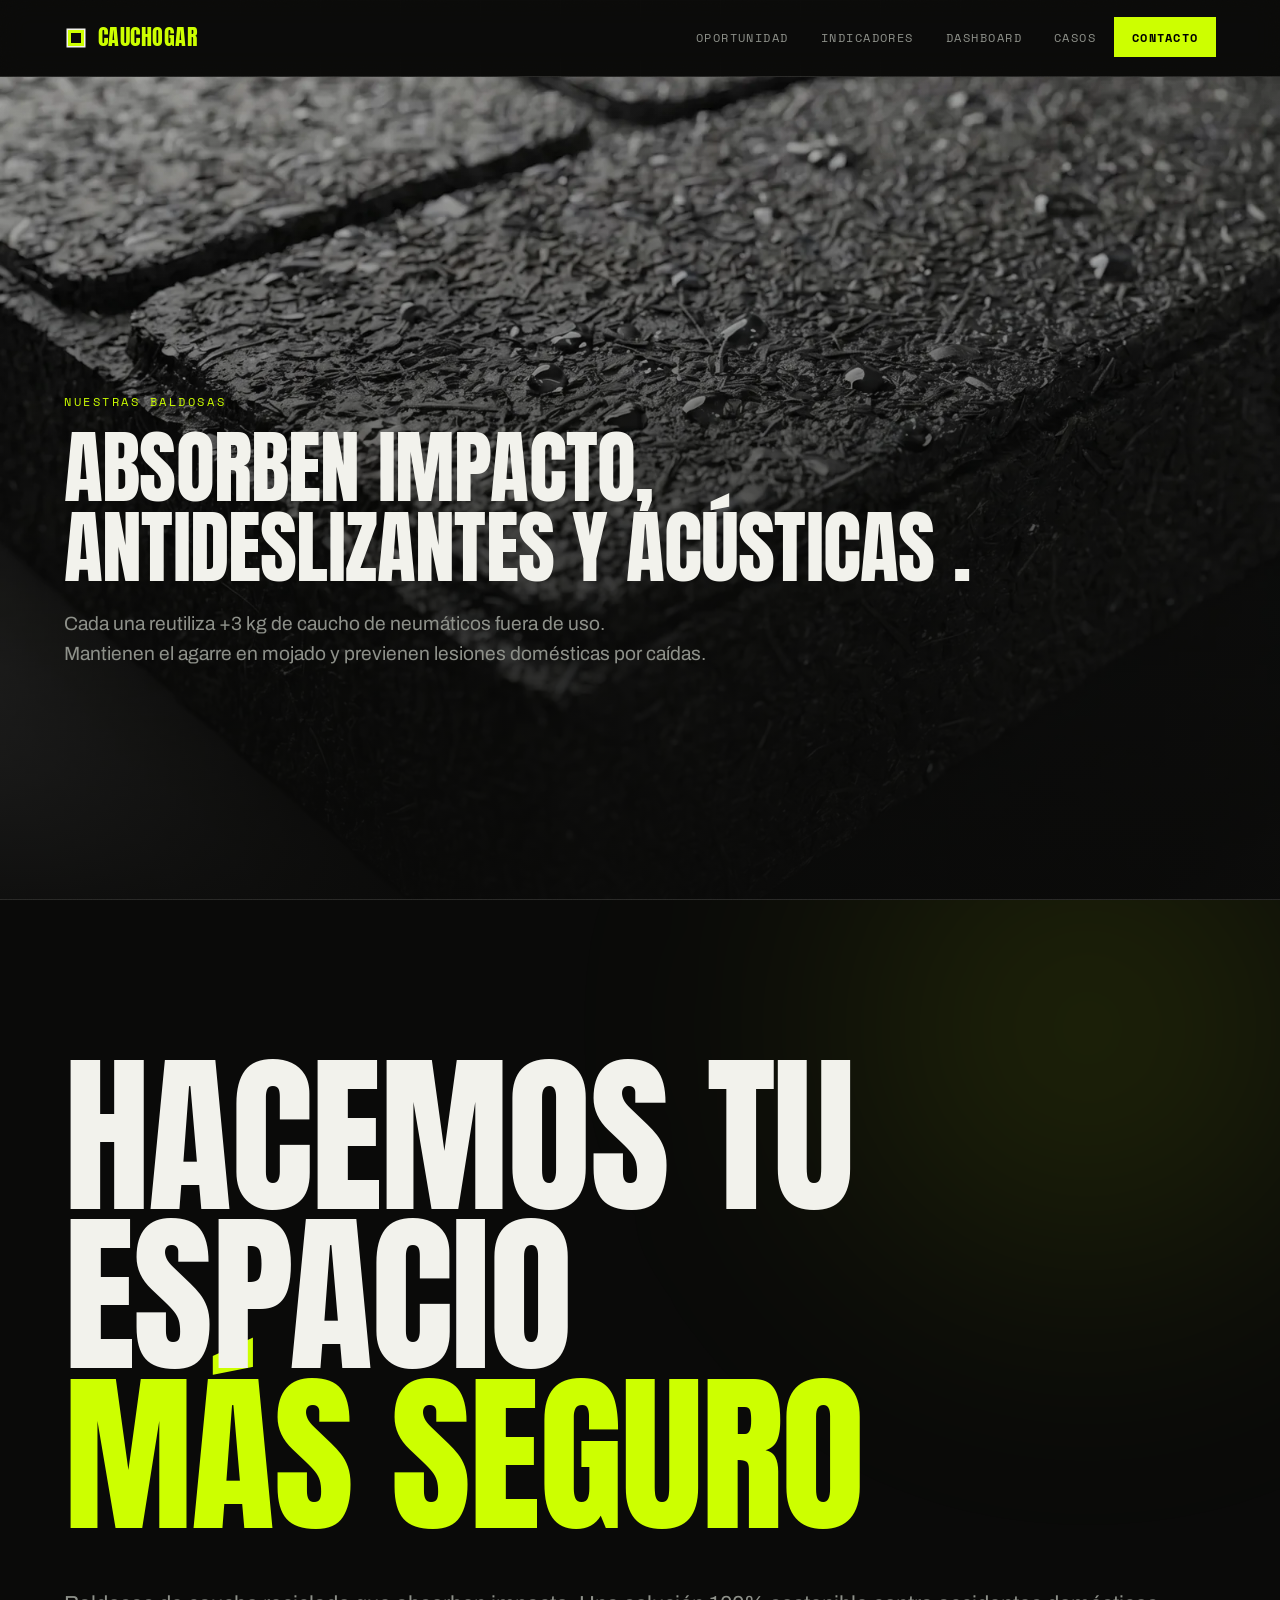
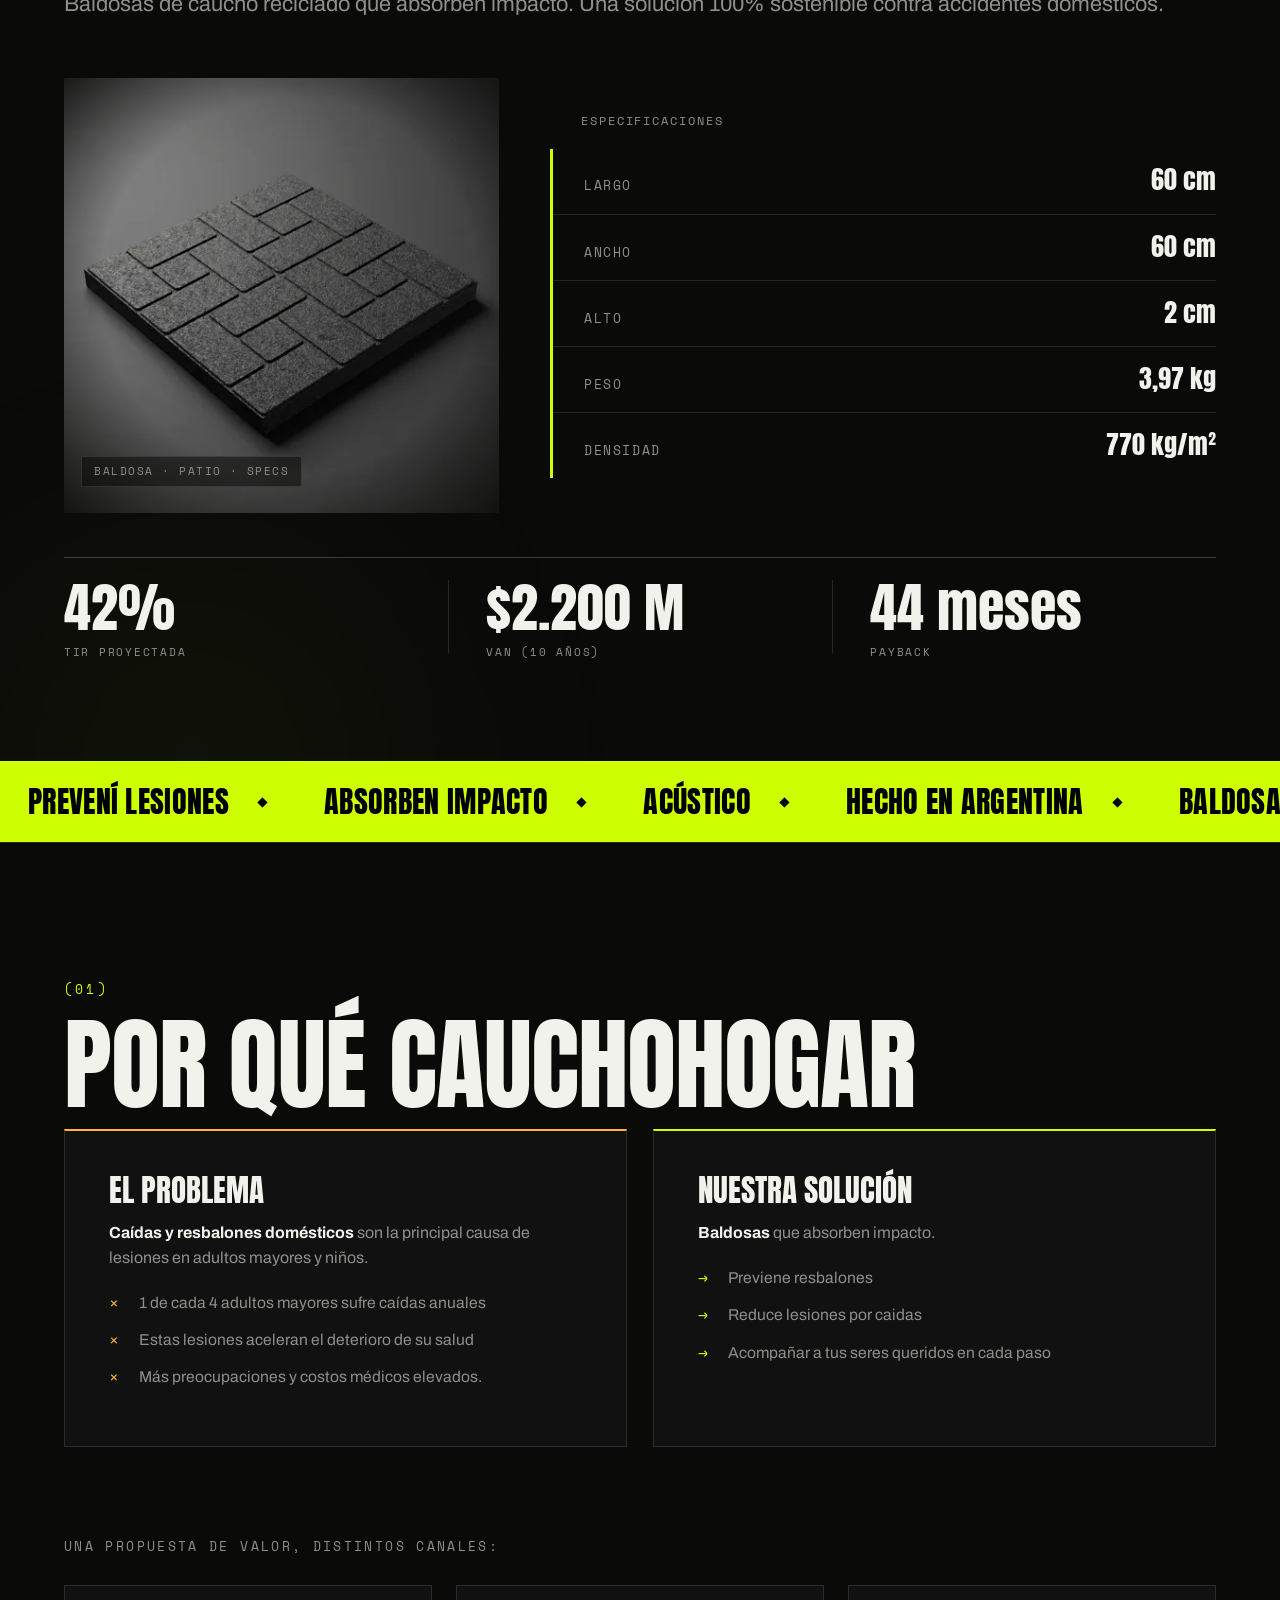
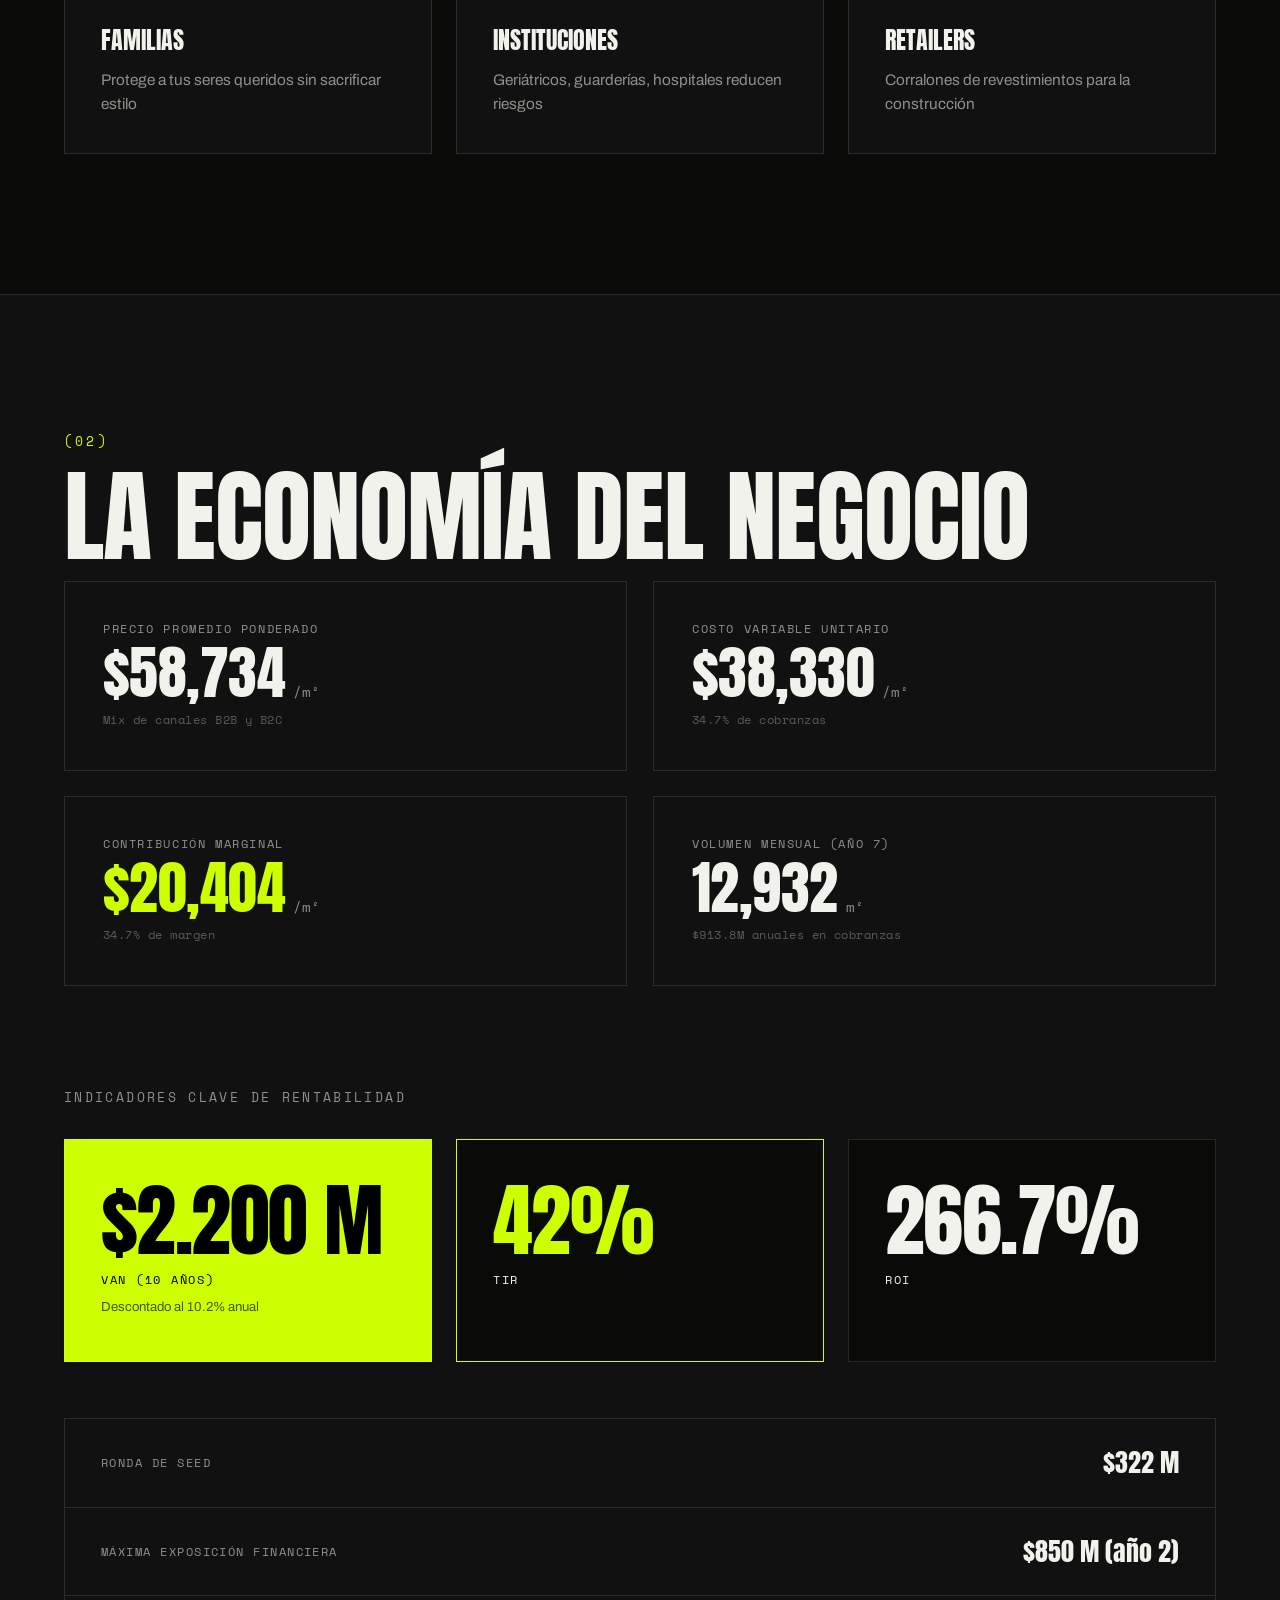
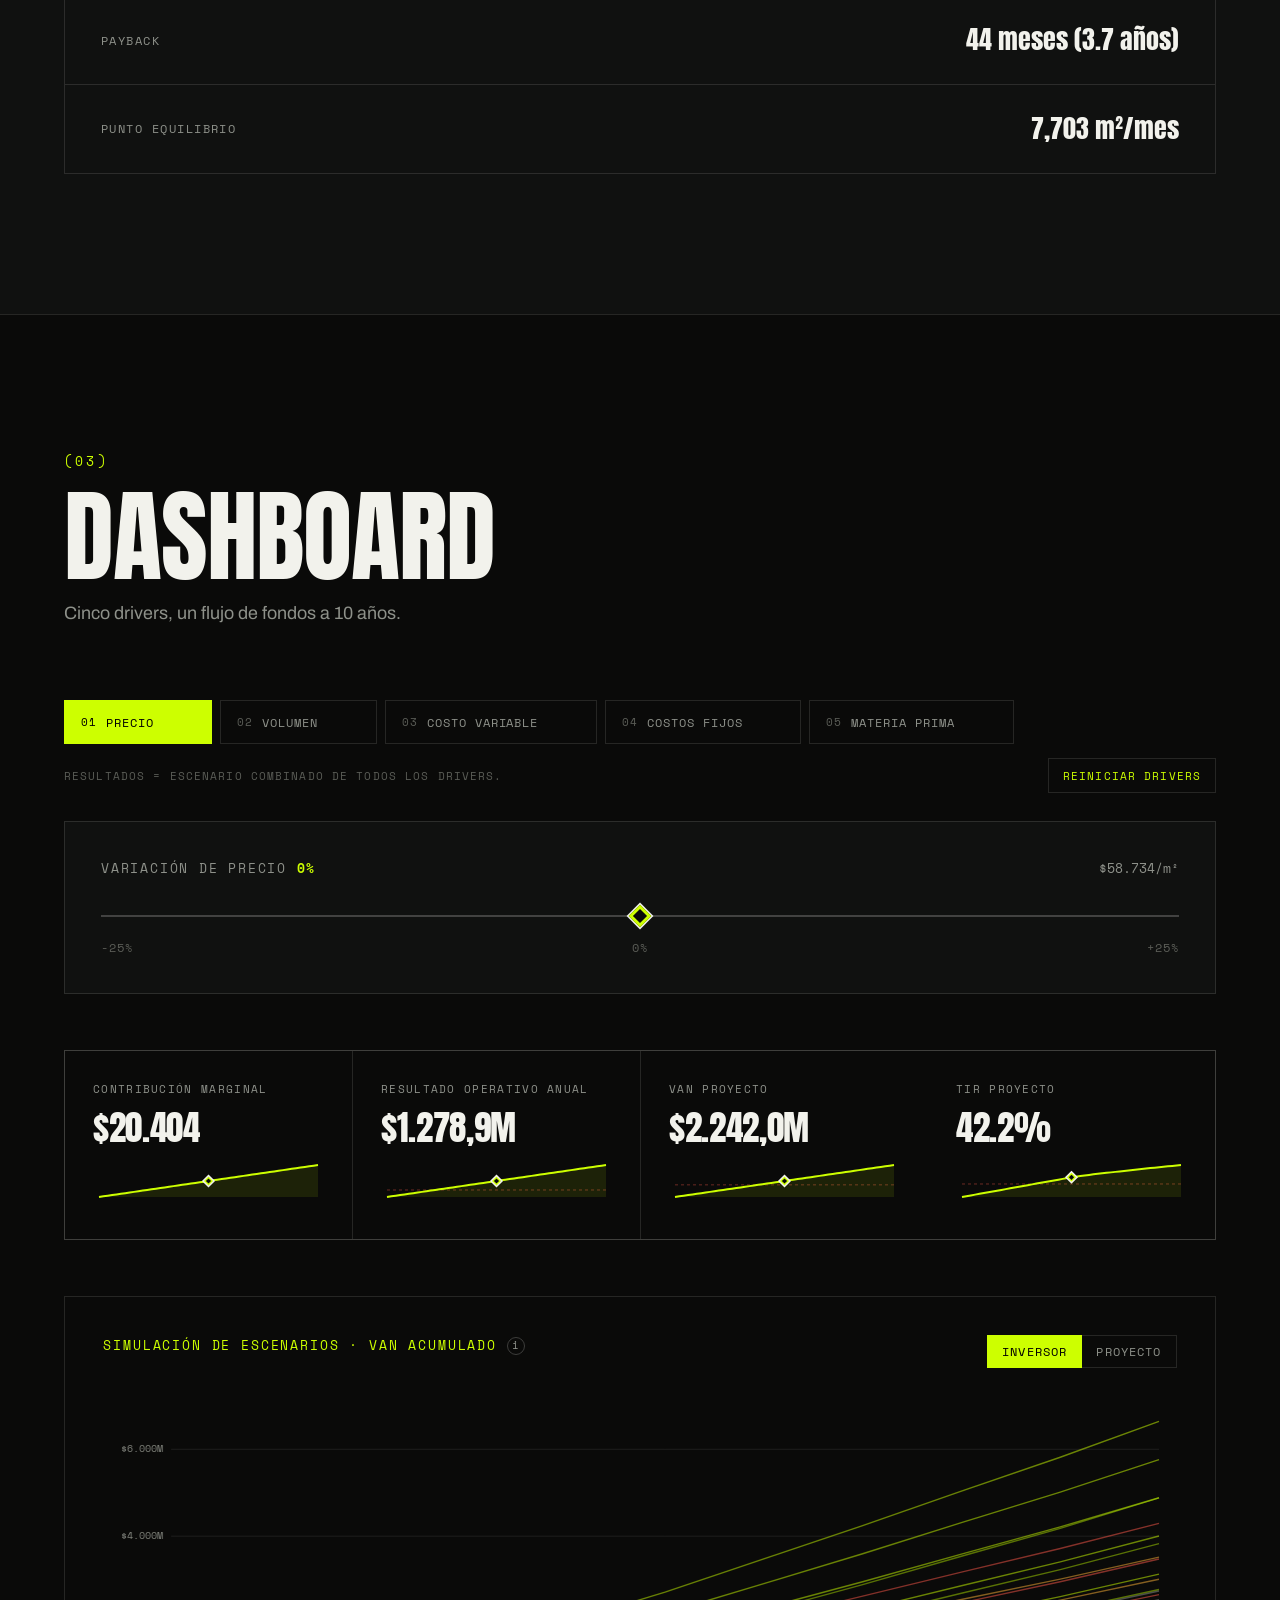
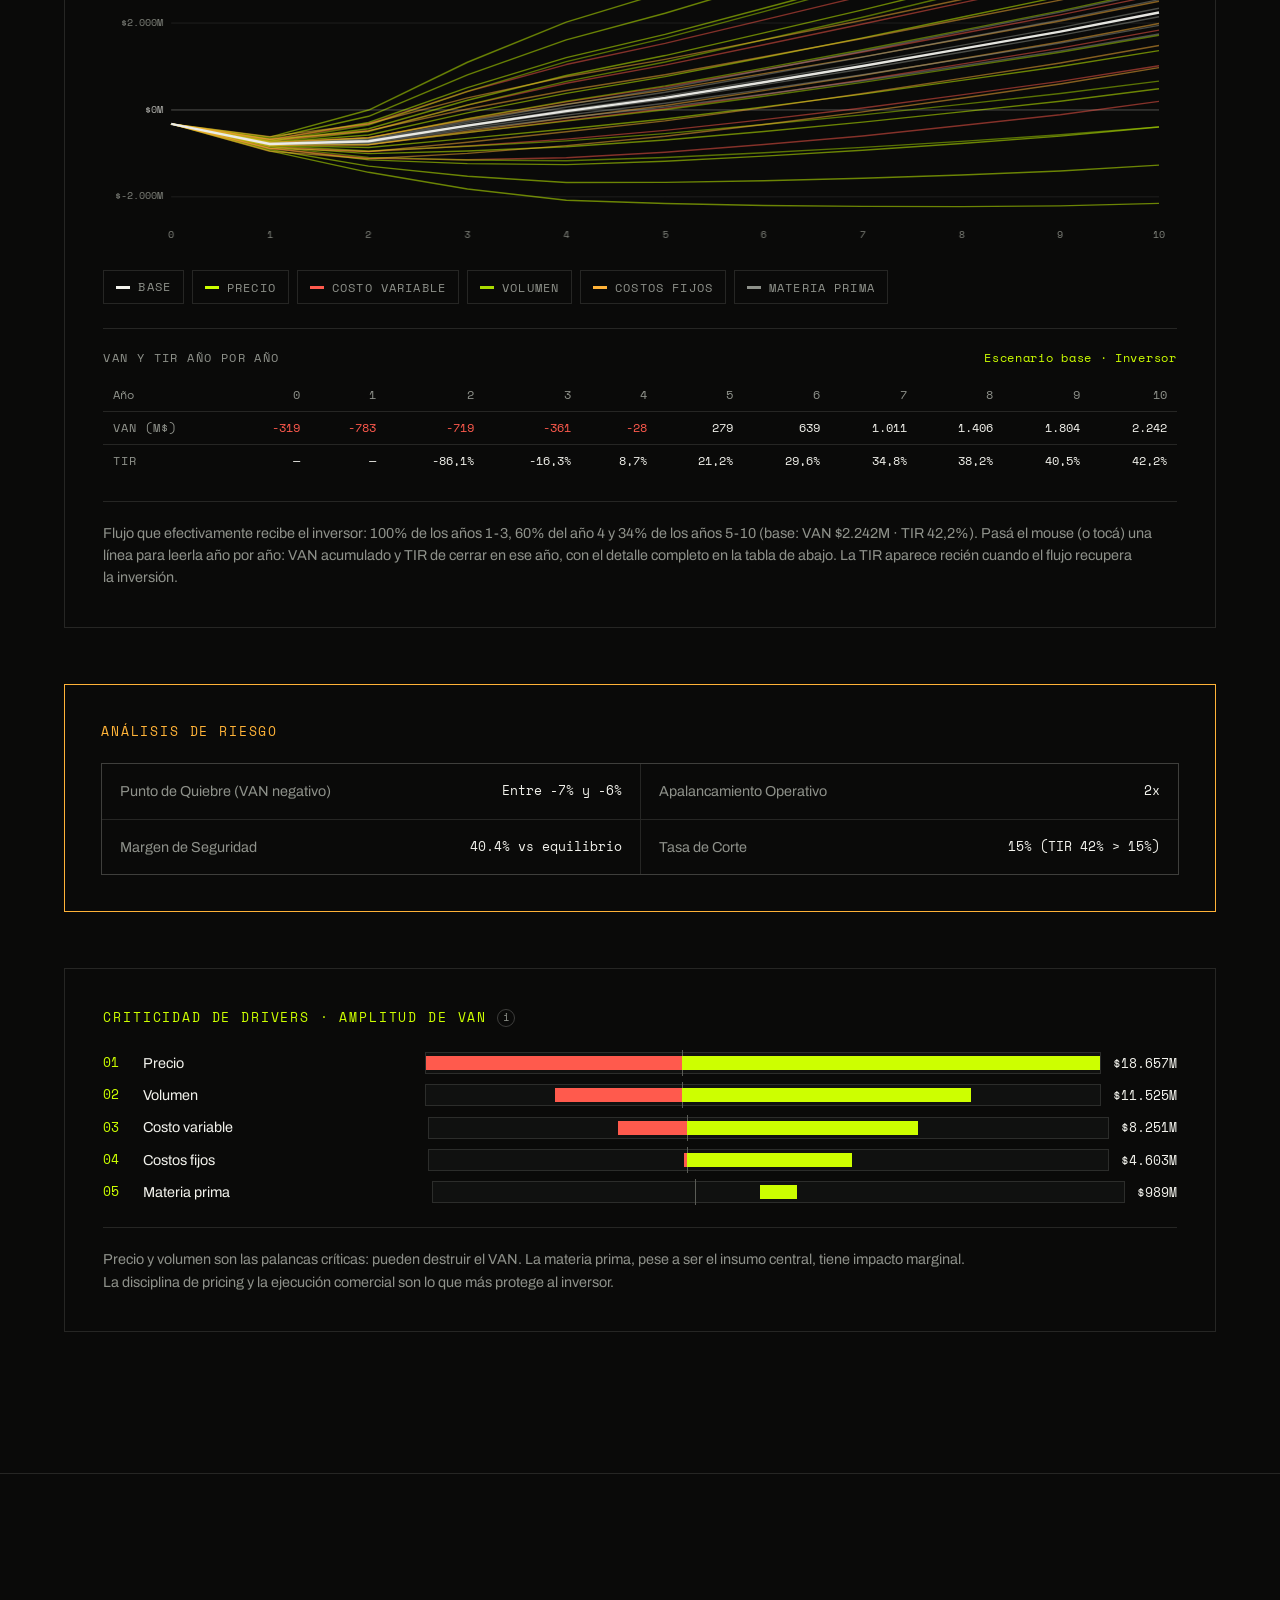
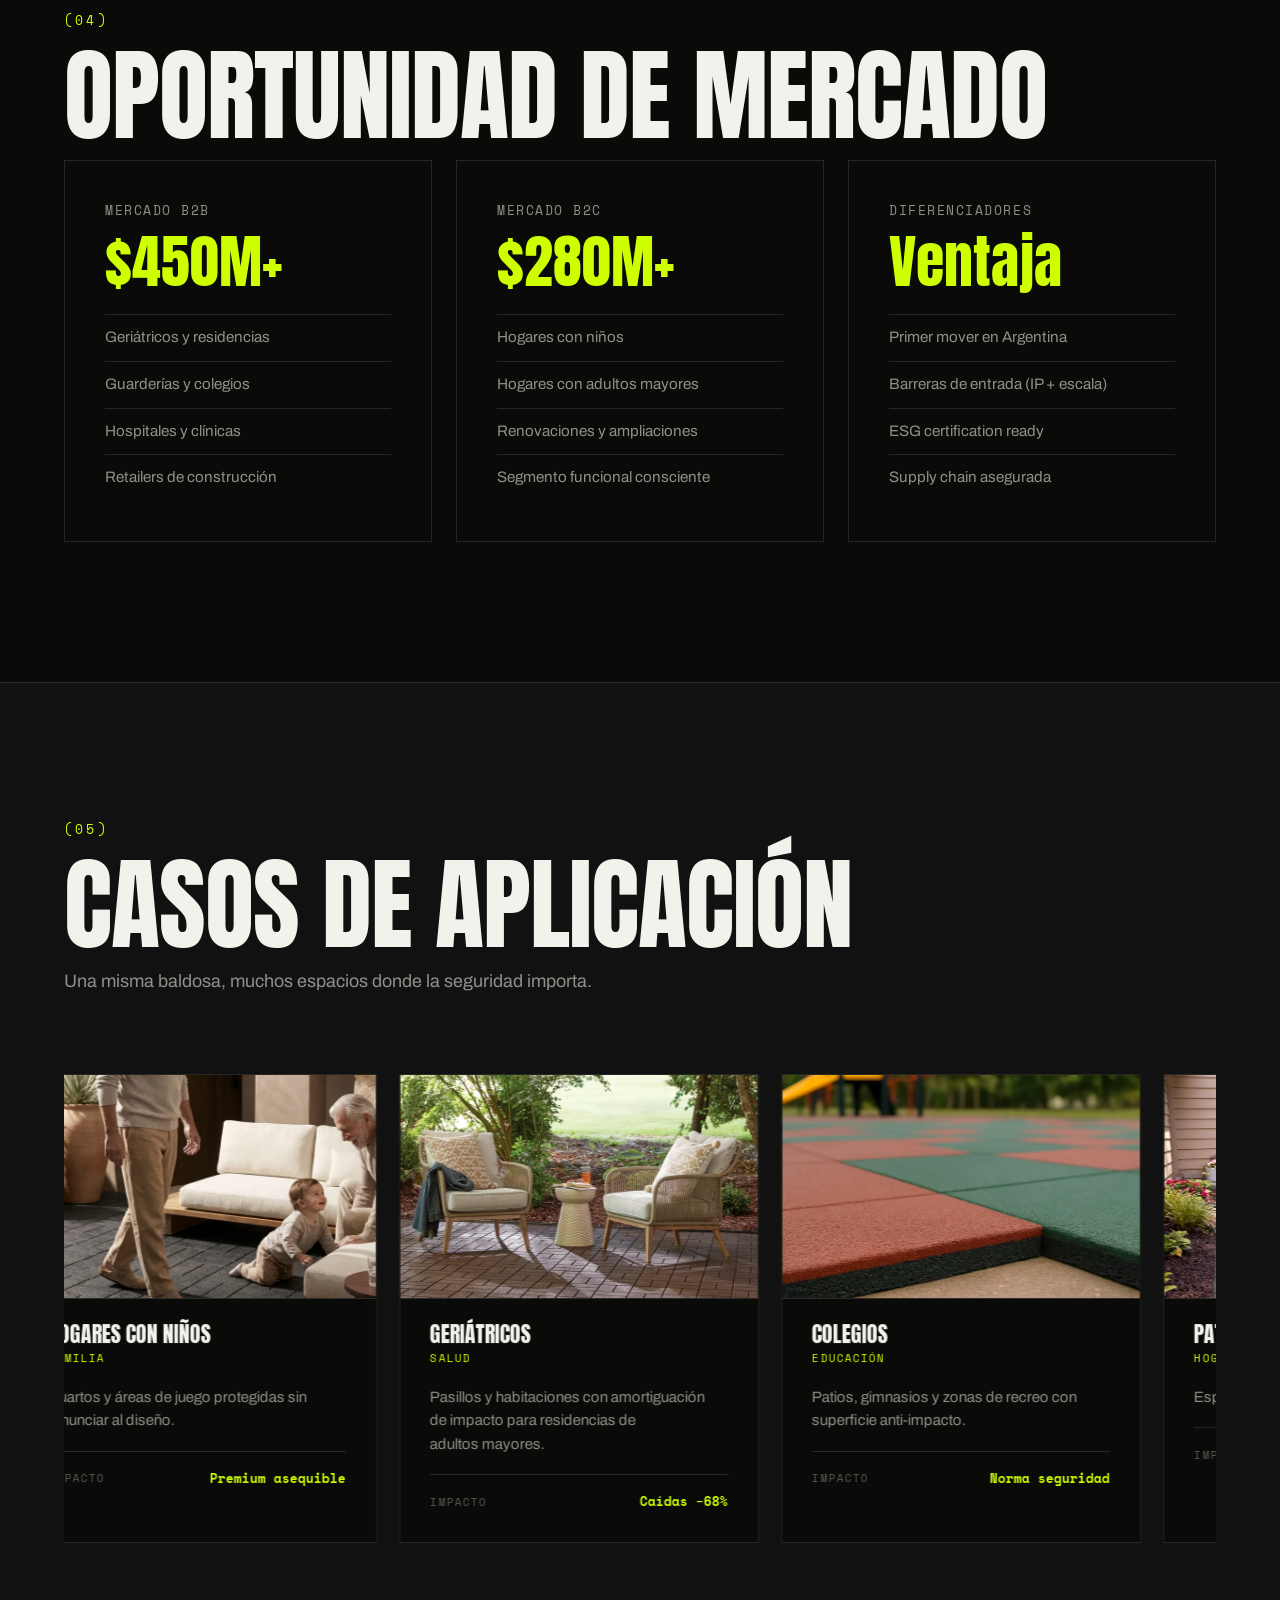
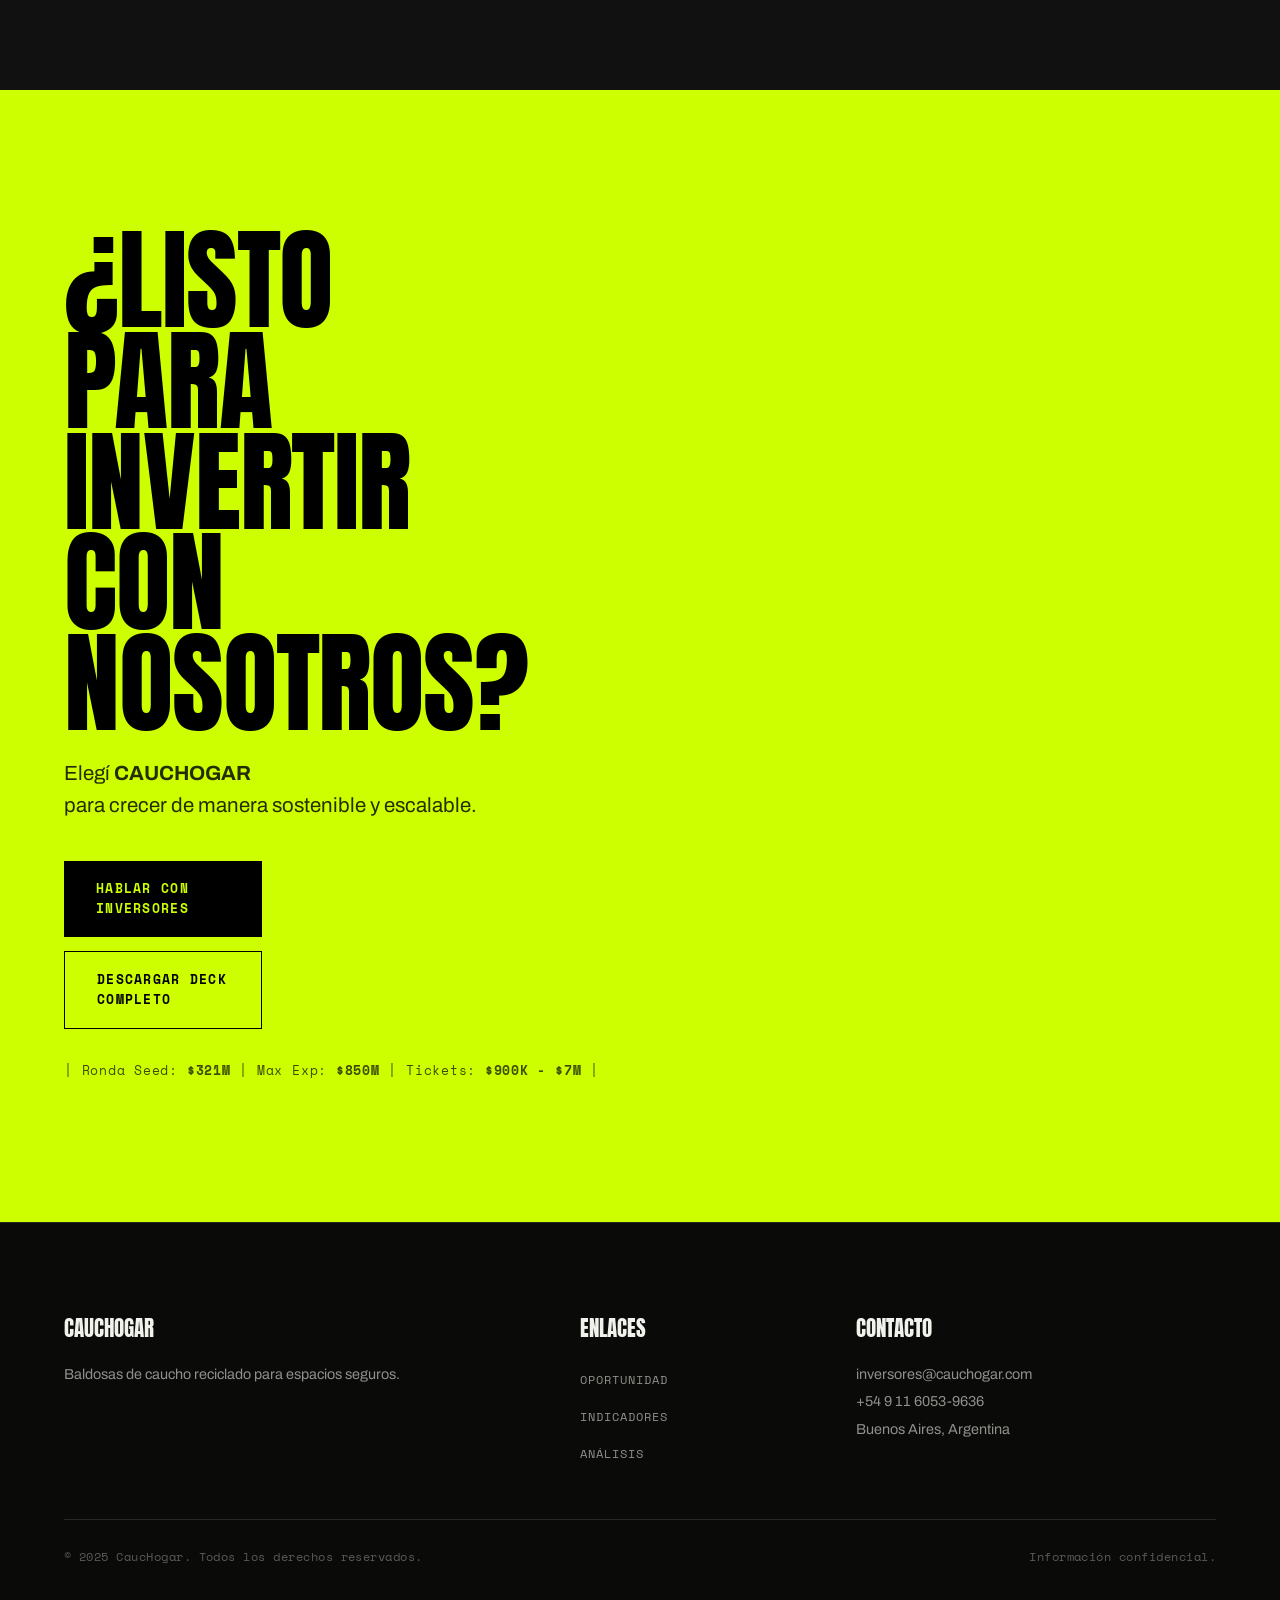
<file: index.html>
<!DOCTYPE html>
<html lang="es">
<head>
    <meta charset="UTF-8">
    <meta name="viewport" content="width=device-width, initial-scale=1.0">
    <title>CauchoHogar</title>
    <!-- La página vive en layout.html; este index solo redirige la raíz (GitHub Pages sirve index.html) -->
    <link rel="icon" href="favicon.svg" type="image/svg+xml">
    <link rel="icon" href="favicon.png" type="image/png" sizes="64x64">
    <link rel="canonical" href="layout.html">
    <meta http-equiv="refresh" content="0; url=layout.html">
    <script>window.location.replace("layout.html");</script>
</head>
<body>
    <p>Redirigiendo a <a href="layout.html">layout</a>…</p>
</body>
</html>
</file>
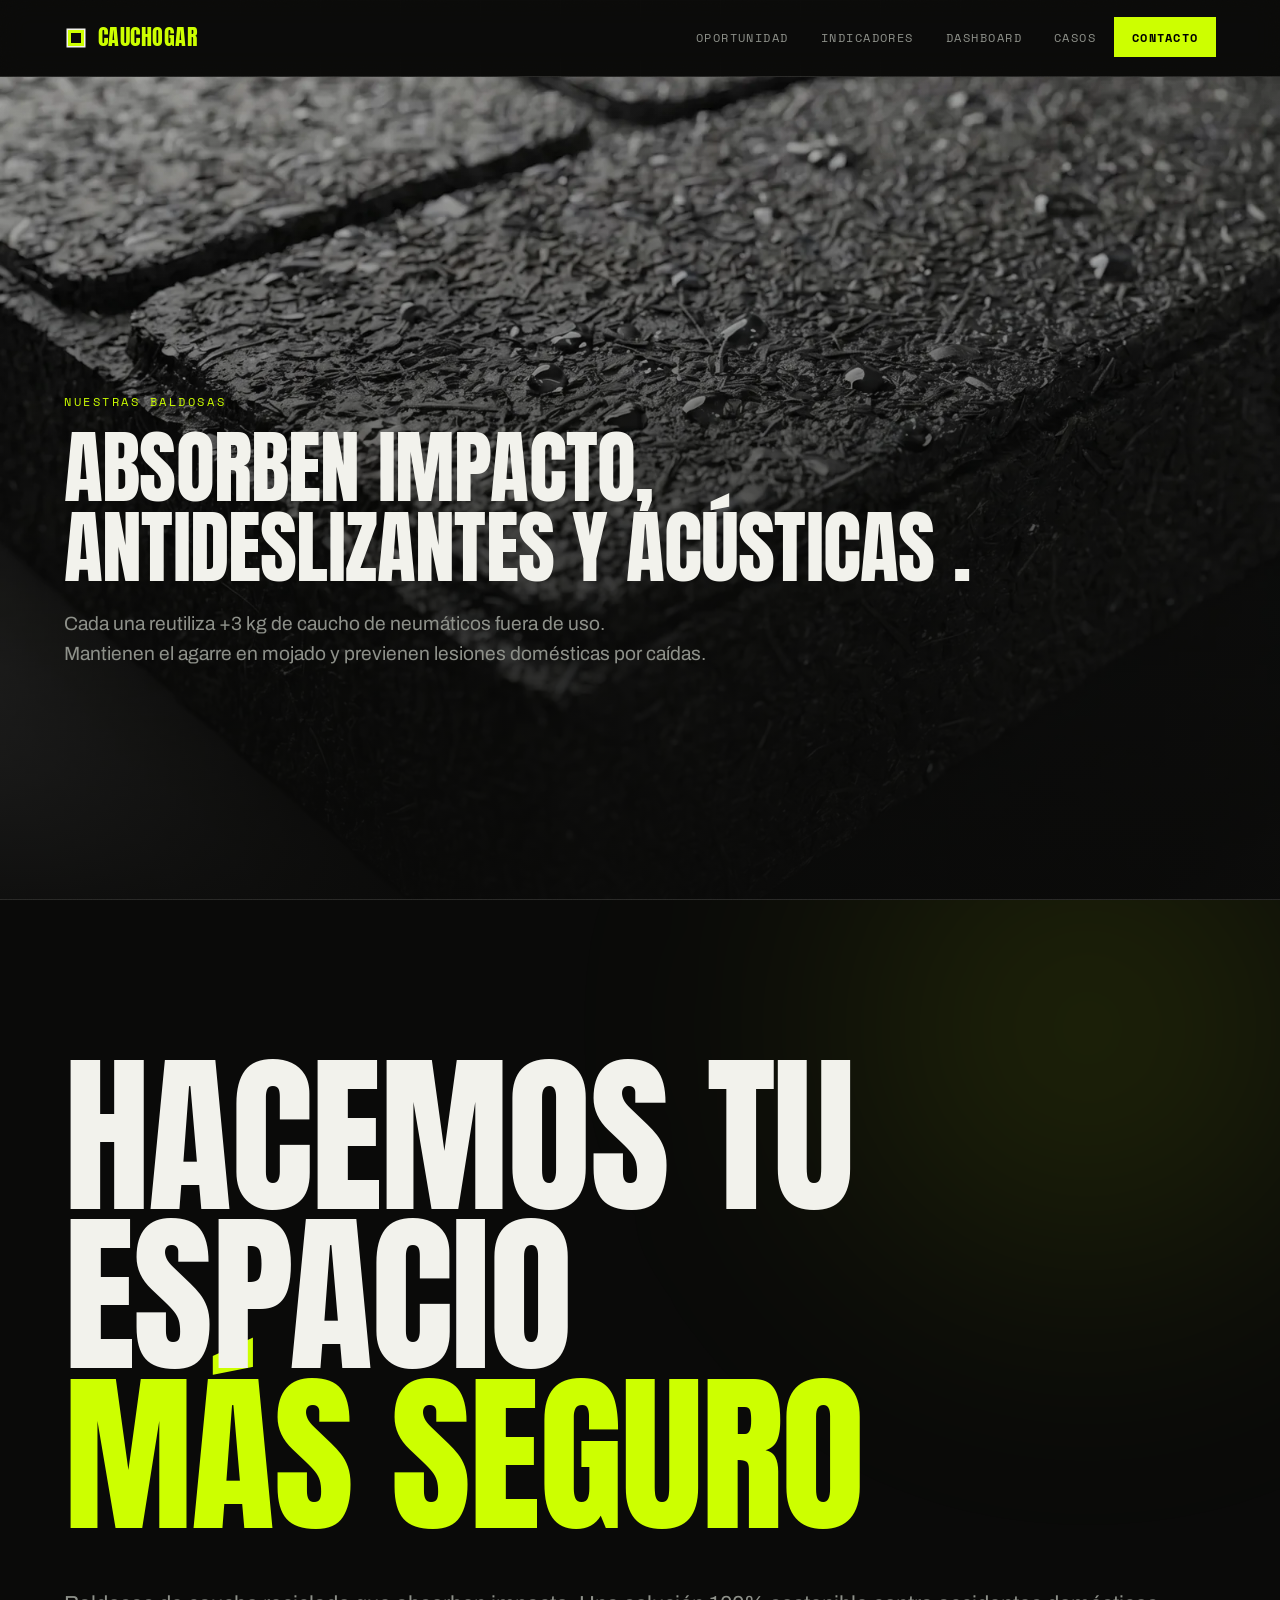
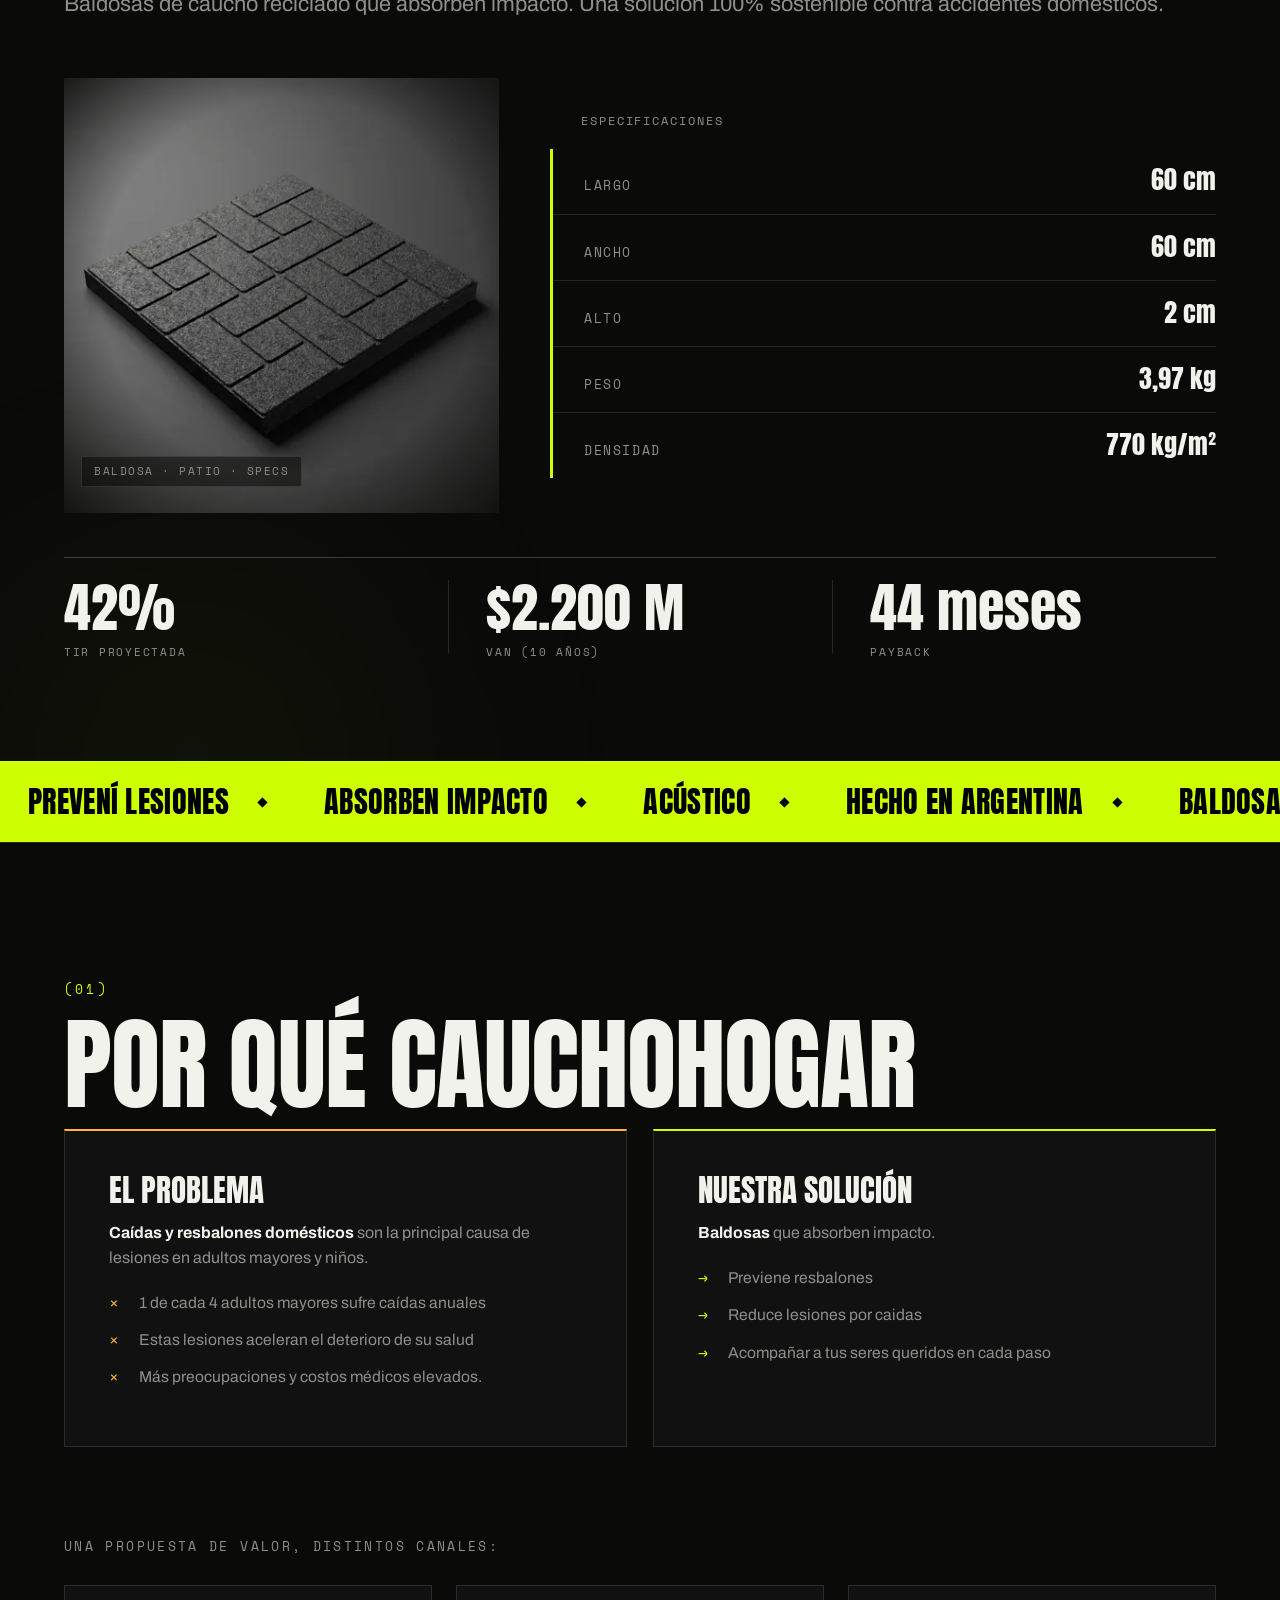
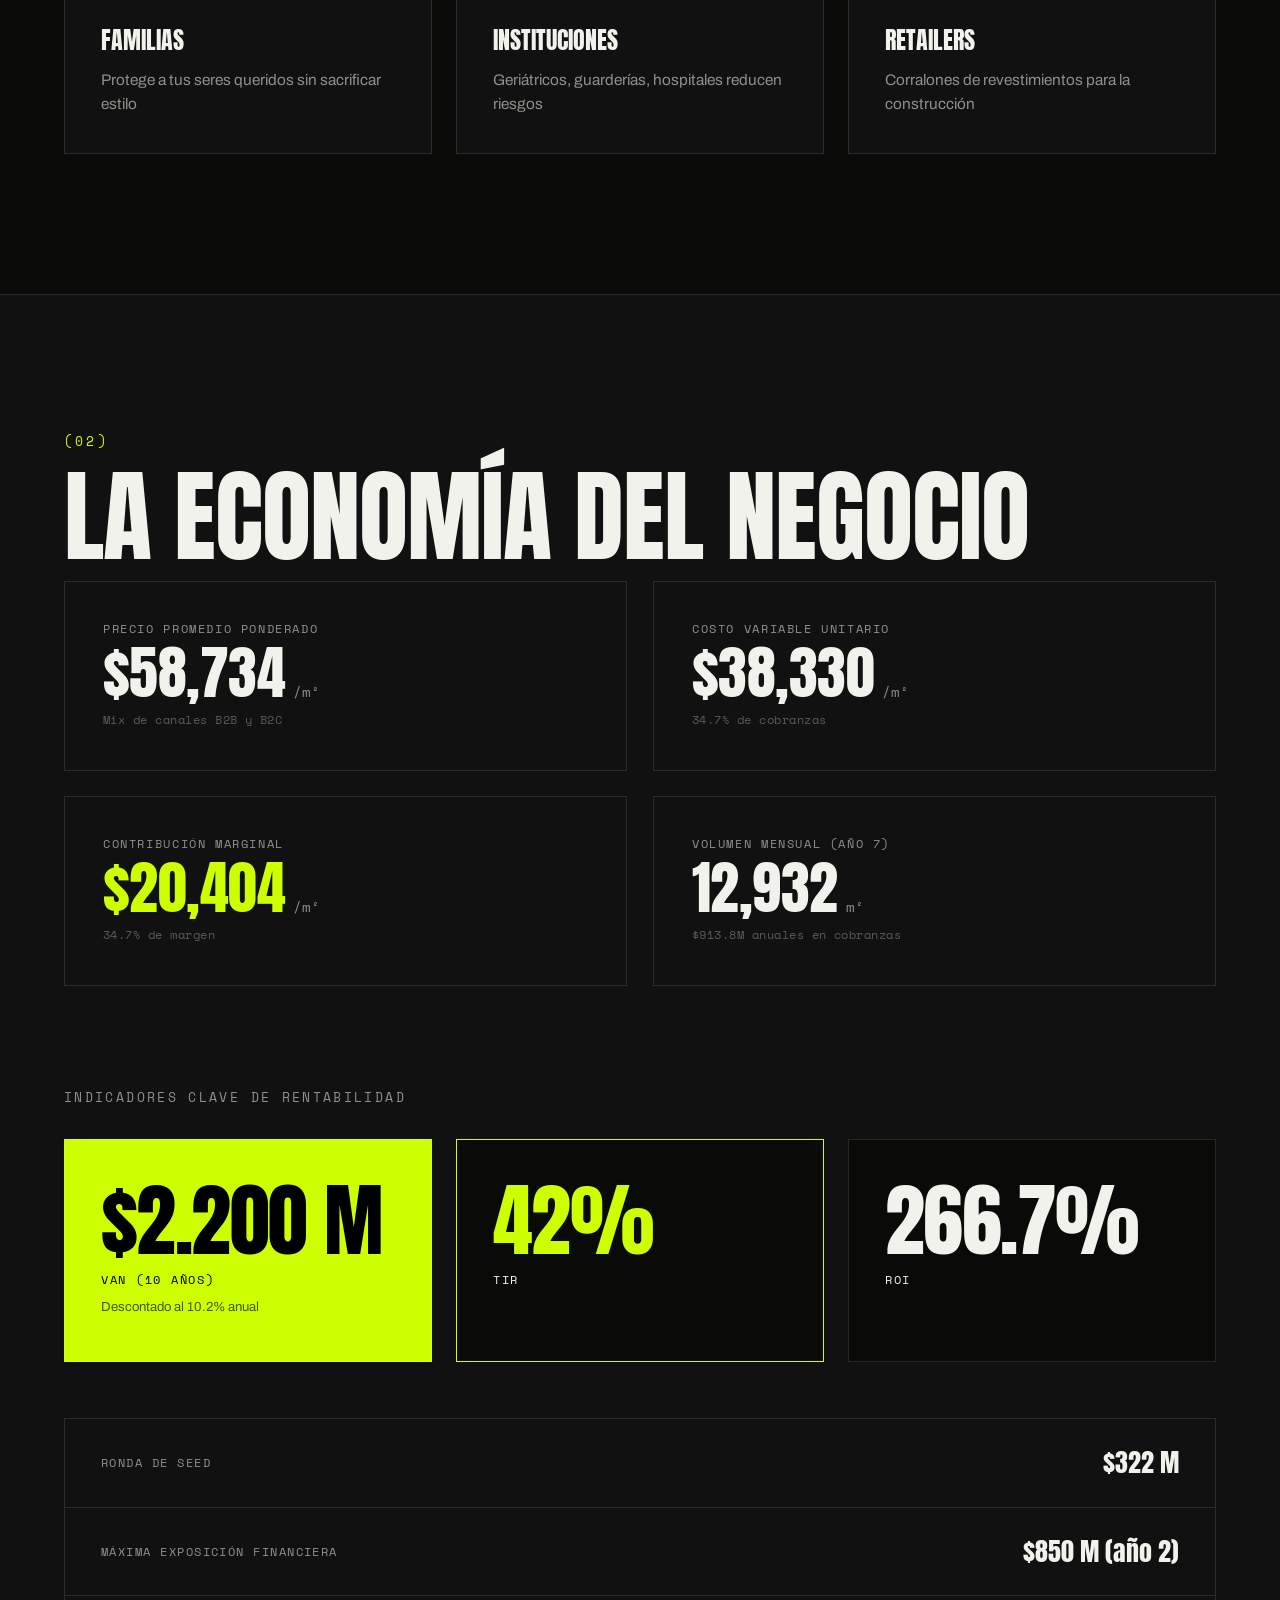
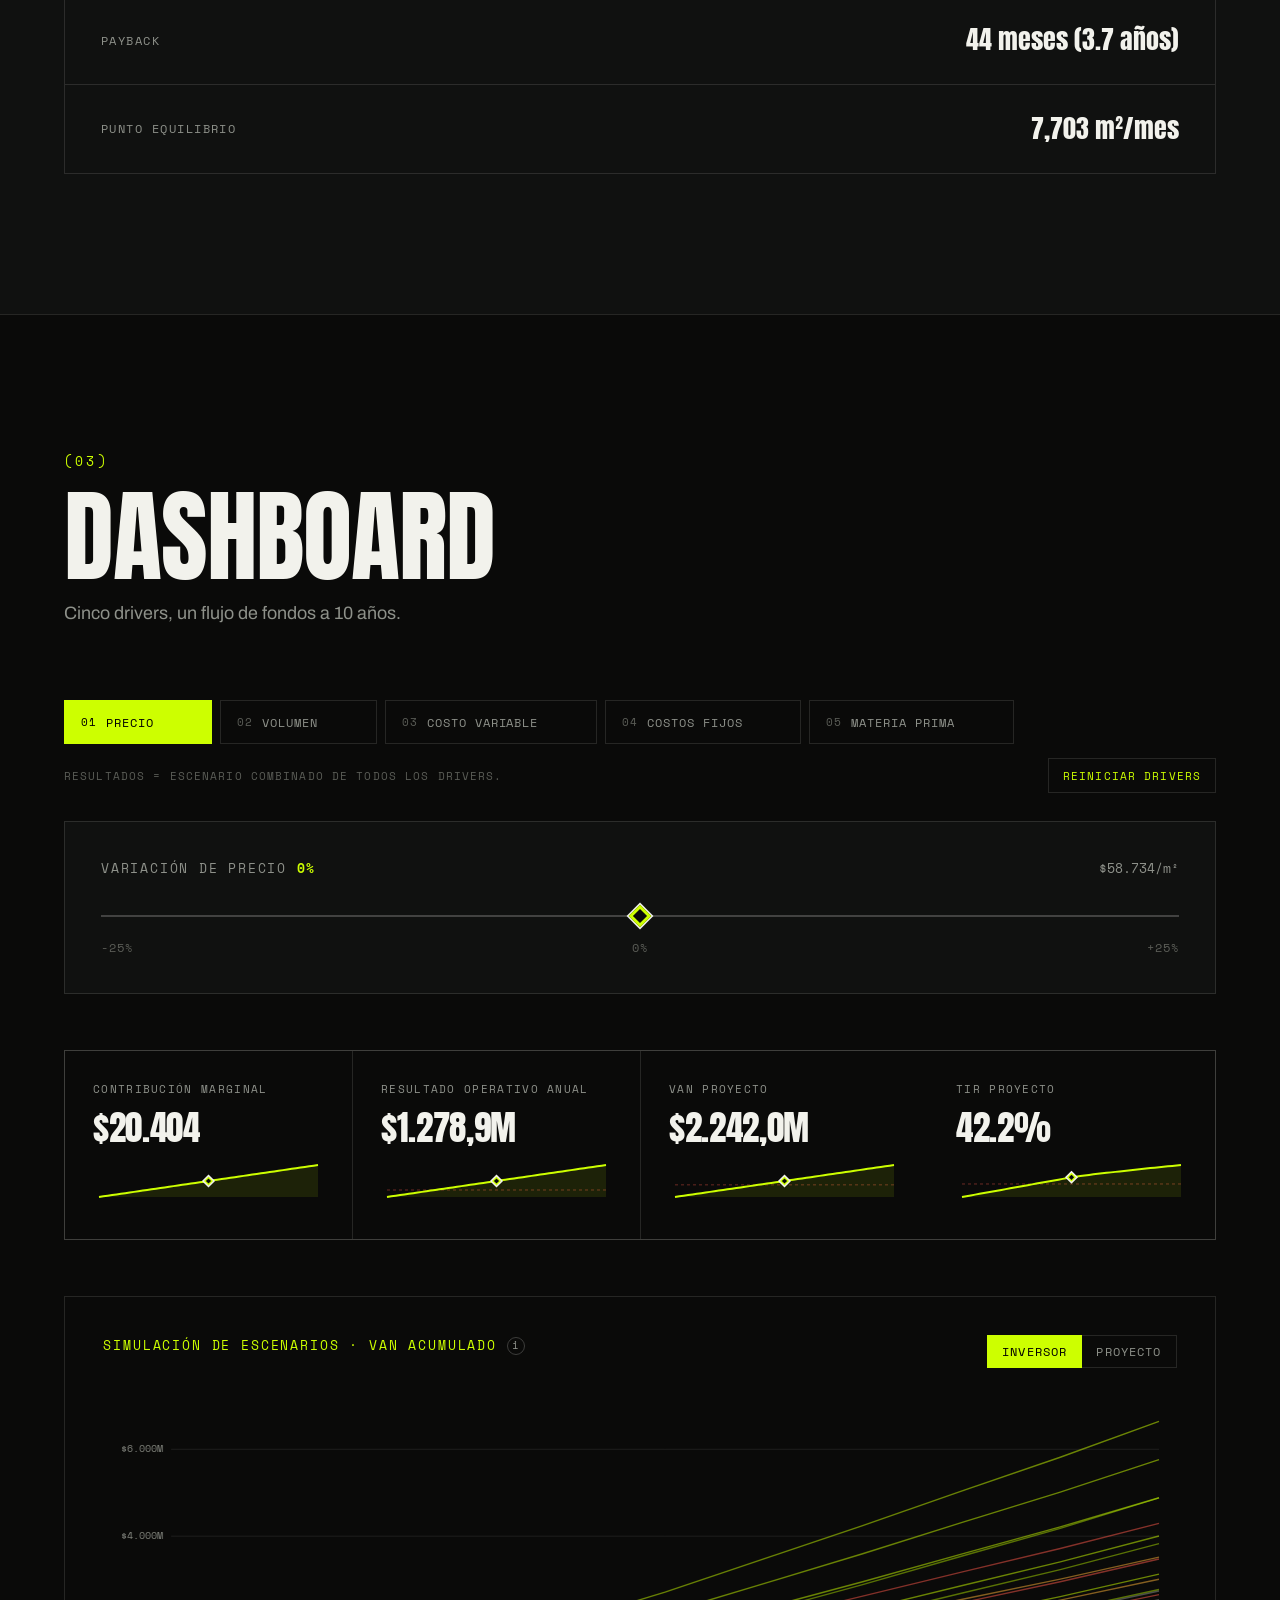
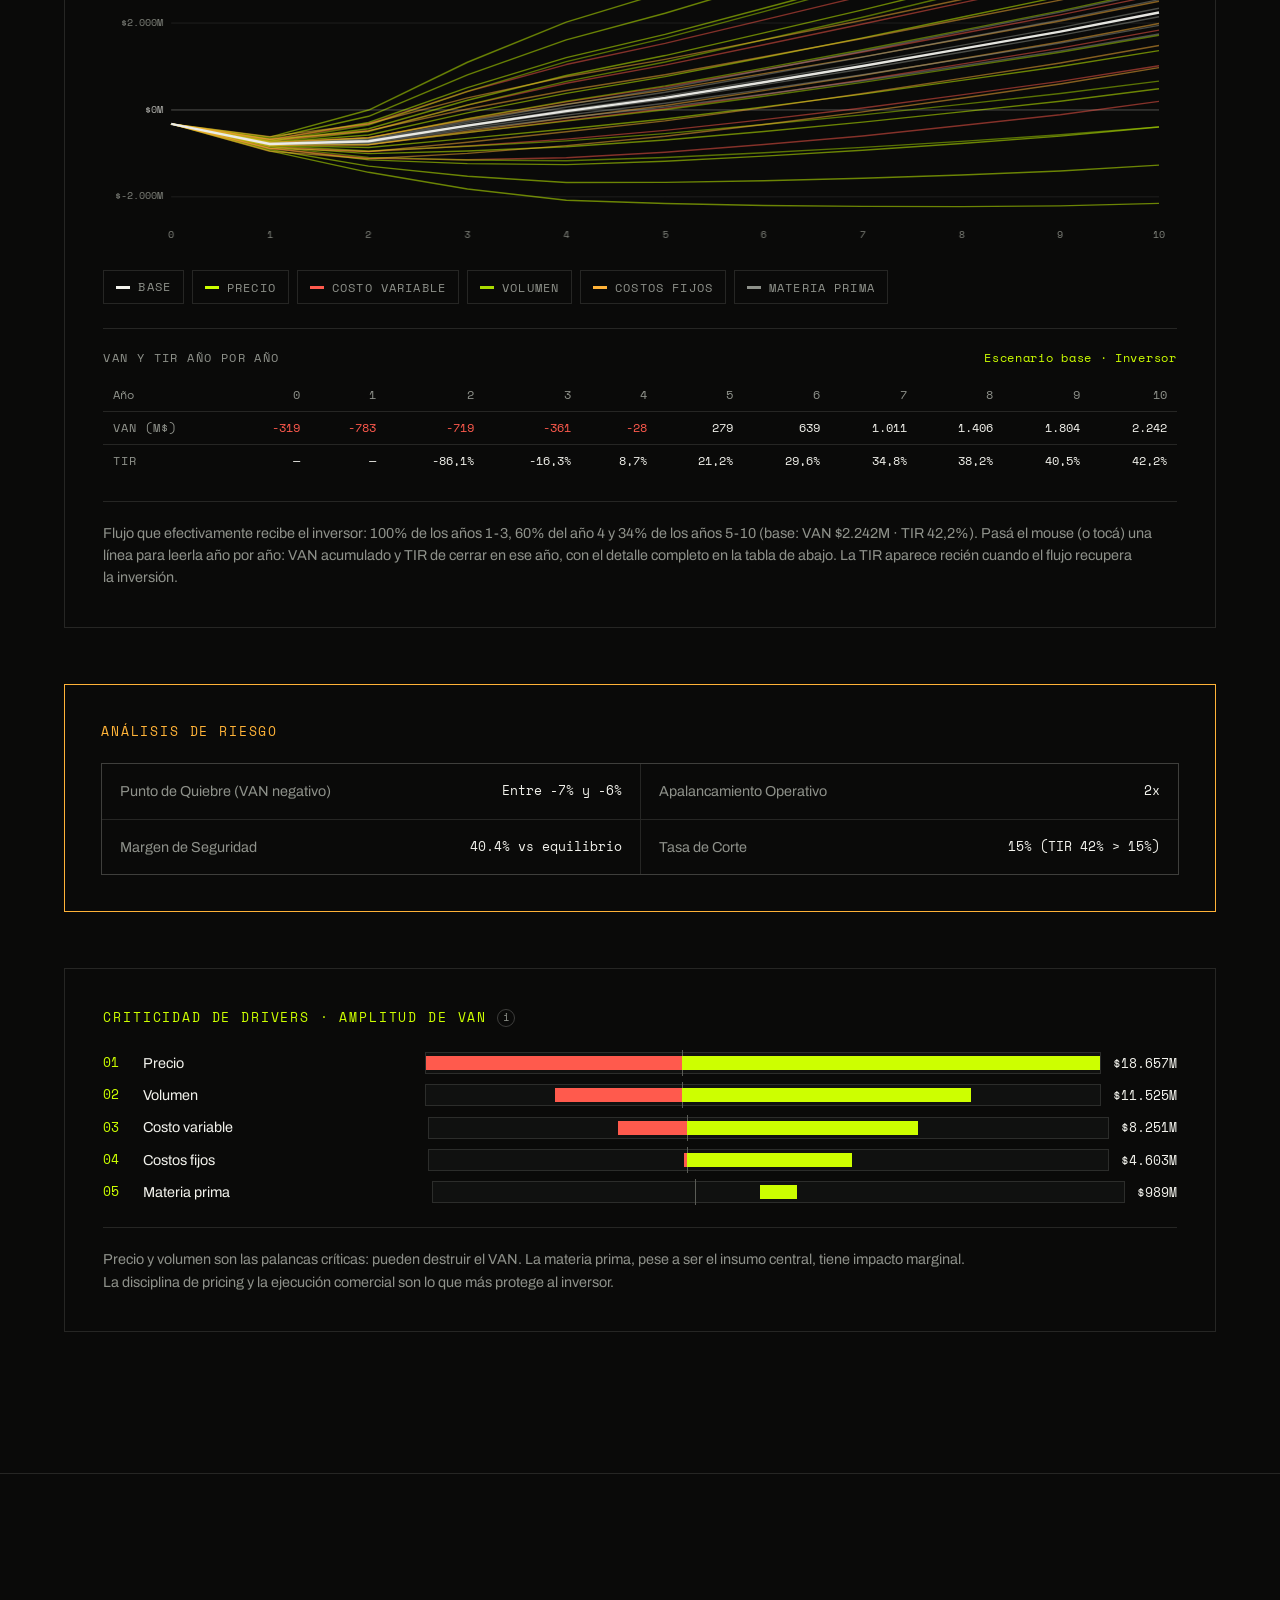
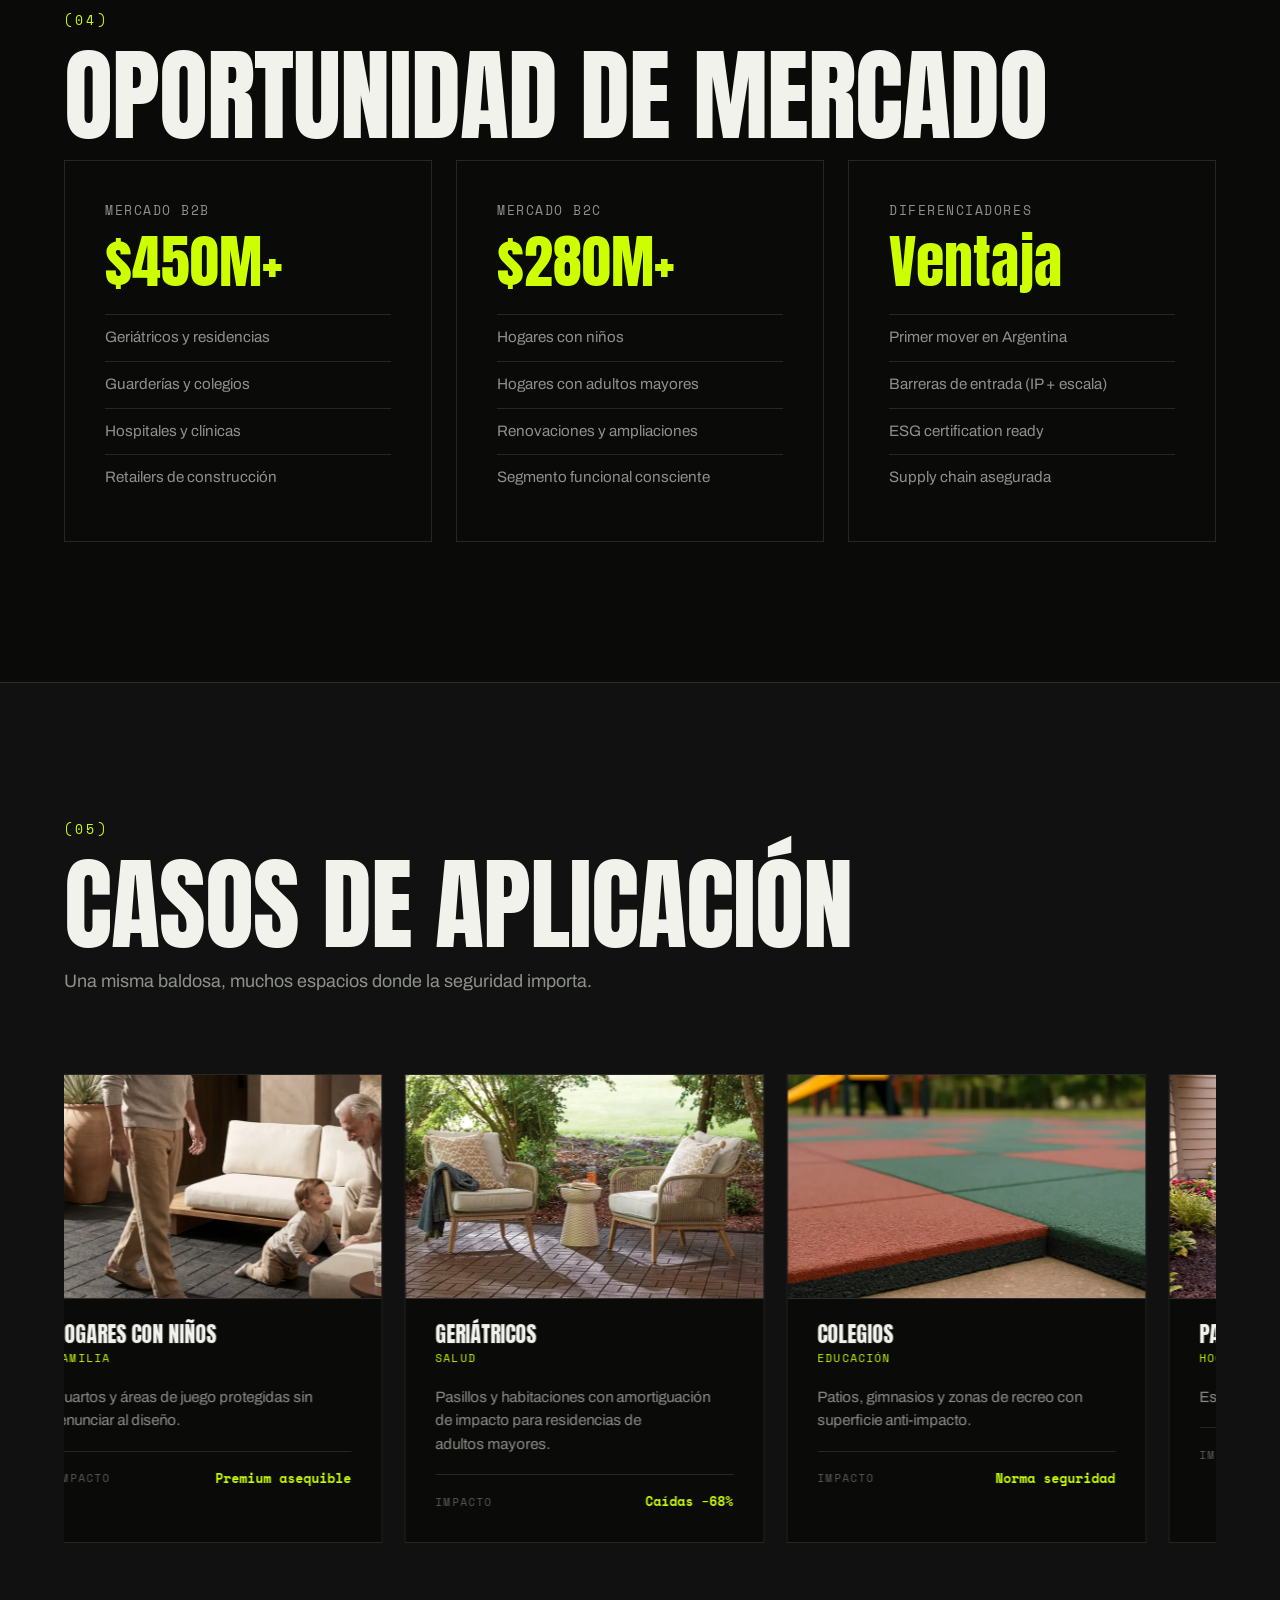
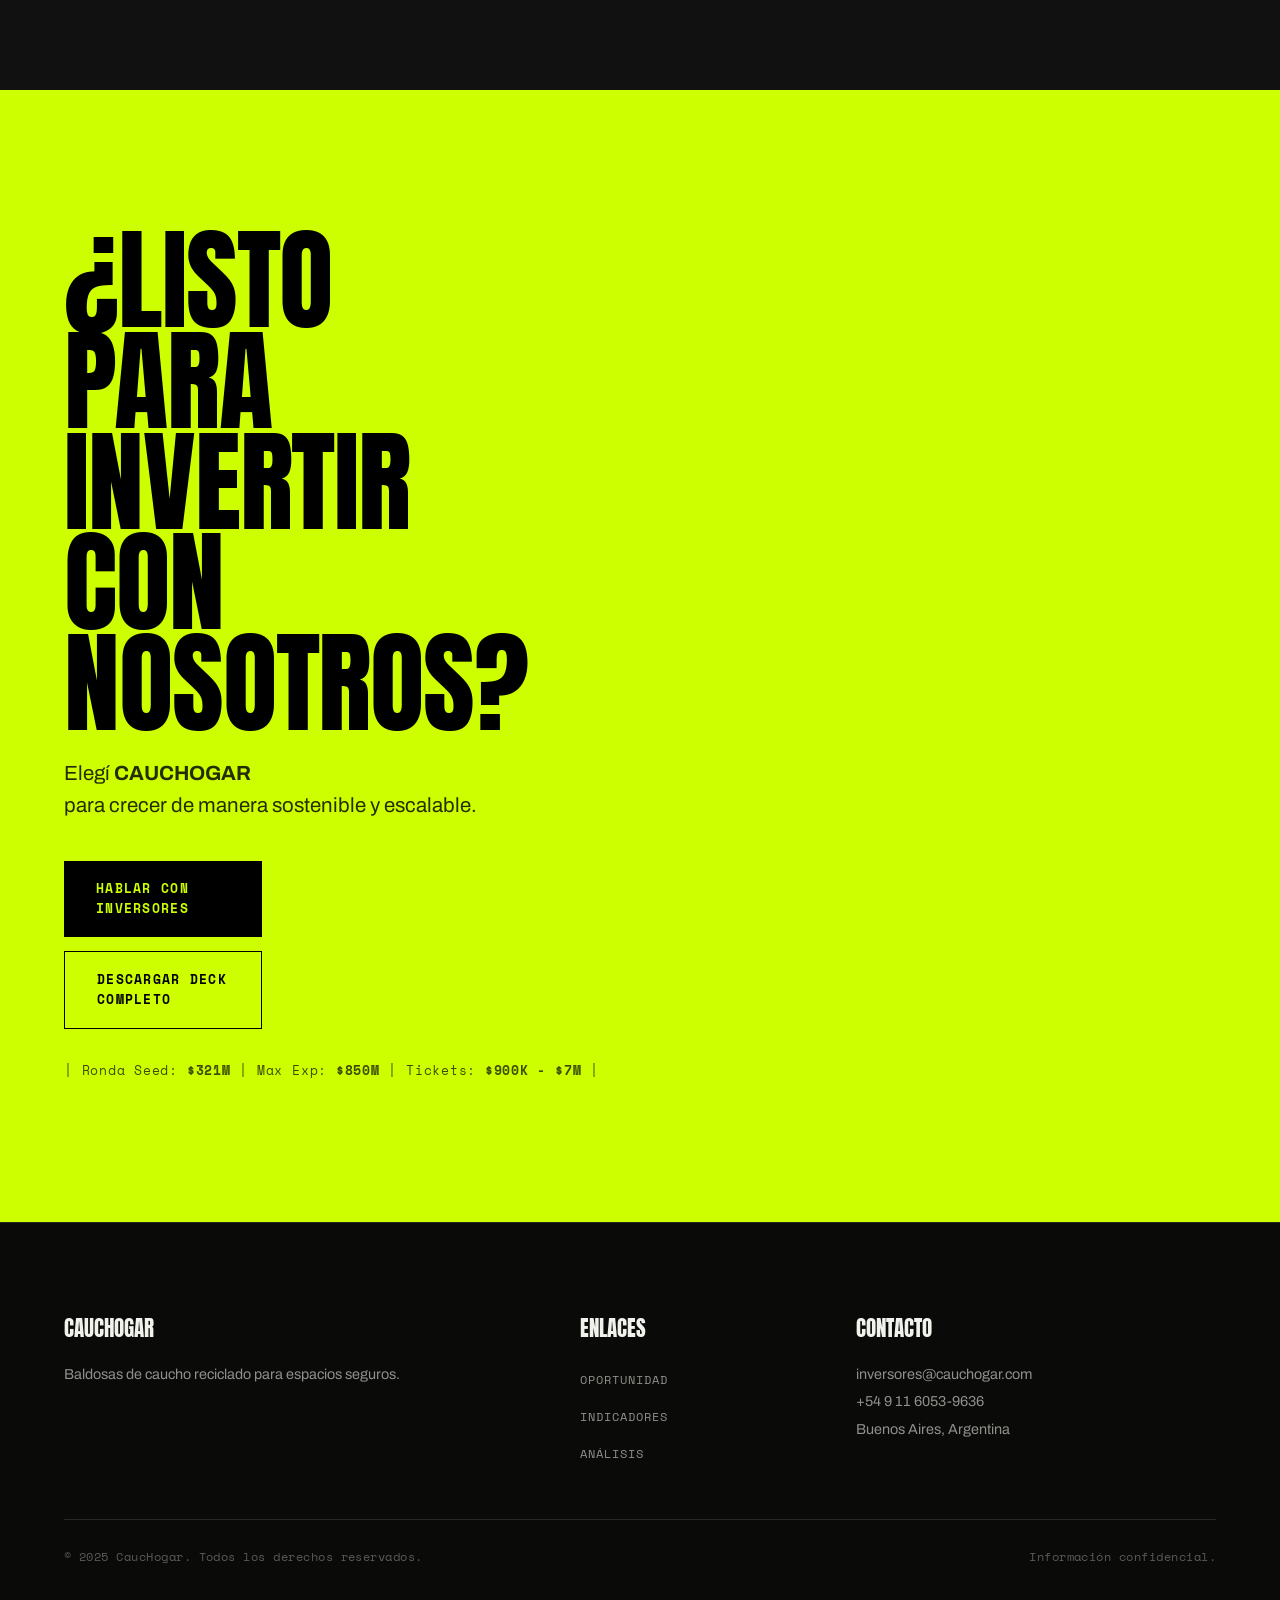
<file: layout.html>
<!DOCTYPE html>
<html lang="es">
<head>
    <meta charset="UTF-8">
    <meta name="viewport" content="width=device-width, initial-scale=1.0">
    <title>CaucHogar — Baldosas que absorben impacto </title>
    <meta name="description" content="Baldosas de caucho reciclado que absorben impacto. Una solución 100% sostenible contra accidentes domésticos. Oportunidad de inversión: 42% TIR.">
    <link rel="icon" href="favicon.svg" type="image/svg+xml">
    <link rel="icon" href="favicon.png" type="image/png" sizes="64x64">
    <link rel="preconnect" href="https://fonts.googleapis.com">
    <link rel="preconnect" href="https://fonts.gstatic.com" crossorigin>
    <link href="https://fonts.googleapis.com/css2?family=Anton&family=Archivo:wght@400;500;600;700;800;900&family=Space+Mono:wght@400;700&display=swap" rel="stylesheet">
    <link rel="stylesheet" href="styles.css">
</head>
<body>
    <div class="grain" aria-hidden="true"></div>

    <!-- Navigation -->
    <nav class="navbar">
        <div class="nav-container">
            <a class="logo" href="#" aria-label="CaucHogar — ir al inicio">
                <span class="logo-mark" aria-hidden="true"></span>
                <span class="logo-text">CaucHogar</span>
            </a>
            <ul class="nav-menu" id="navMenu">
                <li><a href="#problema" class="nav-link">Oportunidad</a></li>
                <li><a href="#Indicadores" class="nav-link">Indicadores</a></li>
                <li><a href="#sensibilidad" class="nav-link">Dashboard</a></li>
                <li><a href="#casos" class="nav-link">Casos</a></li>
                <li><a href="#contacto" class="nav-link cta">Contacto</a></li>
            </ul>
            <button class="nav-toggle" id="navToggle" type="button"
                    aria-label="Abrir menú" aria-expanded="false" aria-controls="navMenu">
                <span class="nav-toggle-box">
                    <span class="nav-toggle-bar"></span>
                    <span class="nav-toggle-bar"></span>
                    <span class="nav-toggle-bar"></span>
                </span>
            </button>
        </div>
    </nav>
    <div class="nav-scrim" id="navScrim" hidden></div>

    <!-- Material band (apertura) -->
    <section class="material-band" aria-label="El material">
        <img class="material-band-img"
             src="assets/img/macrobaldosa-1024.webp"
             srcset="assets/img/macrobaldosa-640.webp 640w,
                     assets/img/macrobaldosa-1024.webp 1024w,
                     assets/img/macrobaldosa-1600.webp 1600w"
             sizes="100vw"
             alt="Detalle macro de la baldosa: caucho reciclado SBR granulado, impermeable y antideslizante"
             width="1600" height="1600" fetchpriority="high" decoding="async">
        <div class="material-band-overlay">
            <div class="container">
                <p class="material-kicker">Nuestras Baldosas</p>
                <h2 class="material-title">Absorben impacto,<br> Antideslizantes y Acústicas .</h2>
                <p class="material-desc">Cada una reutiliza +3 kg de caucho de neumáticos fuera de uso.<br>Mantienen el agarre en mojado y previenen lesiones domésticas por caídas.</p>
            </div>
        </div>
    </section>

    <!-- Hero Section -->
    <section class="hero">
        <div class="hero-background">
            <div class="gradient-1"></div>
            <div class="gradient-2"></div>
        </div>
        <div class="hero-content">
            <div class="hero-inner">
                <h1 class="hero-title hero-title--svg">
                    <span class="sr-only">Hacemos tu espacio más seguro</span>
                    <!-- Desktop (≥1500px): 2 líneas, como el título fluido en pantalla ancha -->
                    <svg class="hero-title-svg hero-title-svg--d" viewBox="0 10 1430 390" aria-hidden="true" preserveAspectRatio="xMinYMid meet">
                        <!-- L2 (lima) va primero = queda detrás de L1 (blanca) -->
                        <text x="0" y="375" class="ht-svg-text ht-lime">MÁS SEGURO</text>
                        <text x="0" y="190" class="ht-svg-text ht-ink">HACEMOS TU ESPACIO</text>
                    </svg>
                    <!-- Mobile (<1500px): 3 líneas apiladas (no se rompe en angosto) -->
                    <svg class="hero-title-svg hero-title-svg--m" viewBox="0 10 1040 575" aria-hidden="true" preserveAspectRatio="xMinYMid meet">
                        <!-- L2 (lima) va primero = queda detrás de las líneas blancas -->
                        <text x="0" y="560" class="ht-svg-text ht-lime">MÁS SEGURO</text>
                        <text x="0" y="190" class="ht-svg-text ht-ink">HACEMOS TU </text>
                        <text x="0" y="375" class="ht-svg-text ht-ink">ESPACIO</text>
                    </svg>
                </h1>
                <p class="hero-subtitle">
                    Baldosas de caucho reciclado que absorben impacto. Una solución 100% sostenible contra accidentes domésticos.
                </p>
                <div class="hero-visual">
                    <!-- Mobile: carrusel deslizable (imagen + specs). Desktop: ambos lado a lado. -->
                    <div class="hero-showcase">
                        <figure class="hero-slide hero-slide--img">
                            <img src="assets/img/photoproduct-460.webp"
                                 srcset="assets/img/photoproduct-460.webp 460w,
                                         assets/img/photoproduct-600.webp 600w,
                                         assets/img/photoproduct-920.webp 920w"
                                 sizes="(max-width: 759.98px) 90vw, 460px"
                                 alt="Baldosa modular de caucho reciclado CaucHogar, vista de producto"
                                 width="920" height="920" fetchpriority="high" decoding="async">
                            <figcaption class="hero-visual-tag">Baldosa · Patio · Specs</figcaption>
                        </figure>
                        <div class="hero-slide hero-slide--specs">
                            <table class="spec-table">
                                <caption class="spec-table-title">Especificaciones</caption>
                                <tbody>
                                    <tr><th scope="row">Largo</th><td>60 cm</td></tr>
                                    <tr><th scope="row">Ancho</th><td>60 cm</td></tr>
                                    <tr><th scope="row">Alto</th><td>2 cm</td></tr>
                                    <tr><th scope="row">Peso</th><td>3,97 kg</td></tr>
                                    <tr><th scope="row">Densidad</th><td>770 kg/m²</td></tr>
                                </tbody>
                            </table>
                        </div>
                    </div>
                    <div class="hero-dots">
                        <button class="hero-dot is-active" type="button" aria-label="Ver el producto"></button>
                        <button class="hero-dot" type="button" aria-label="Ver las especificaciones"></button>
                    </div>
                </div>
                <div class="hero-stats">
                    <div class="stat-item">
                        <div class="stat-value">42%</div>
                        <div class="stat-label">TIR Proyectada</div>
                    </div>
                    <div class="stat-item">
                        <div class="stat-value">$2.200 M</div>
                        <div class="stat-label">VAN (10&nbsp;años)</div>
                    </div>
                    <div class="stat-item">
                        <div class="stat-value">44 meses</div>
                        <div class="stat-label">Payback</div>
                    </div>
                </div>
            </div>
        </div>
    </section>

    <!-- Marquee -->
    <div class="marquee" aria-hidden="true">
        <div class="marquee-track">
            <span>Prevení Lesiones</span><span>Absorben Impacto</span><span>Acústico</span><span>Hecho en Argentina</span><span>Baldosas de Caucho</span><span>Antideslizantes</span>
            <span>Prevení Lesiones</span><span>Absorben Impacto</span><span>Acústico</span><span>Hecho en Argentina</span><span>Baldosas de Caucho</span><span>Antideslizantes</span>
        </div>
    </div>

    <!-- Problema/Solución -->
    <section id="problema" class="problem-solution">
        <div class="container">
            <h2 class="section-title">Por qué CauchoHogar</h2>
            
            <div class="grid-2">
                <div class="card card-problem">
                    <h3>El Problema</h3>
                    <p><strong>Caídas y resbalones domésticos</strong> son la principal causa de lesiones en adultos mayores y niños.</p>
                    <ul class="list-check">
                        <li>1 de cada 4 adultos mayores sufre caídas anuales</li>
                        <li>Estas lesiones aceleran el deterioro de su salud</li>
                        <li>Más preocupaciones y costos médicos elevados.</li>
                    </ul>
                </div>

                <div class="card card-solution">
                    <h3>Nuestra Solución</h3>
                    <p><strong>Baldosas</strong> que absorben impacto.</p>
                    <ul class="list-check">
                        <li>Previene resbalones</li>
                        <li>Reduce lesiones por caidas</li>
                        <li>Acompañar a tus seres queridos en cada paso</li>
                    </ul>
                </div>
            </div>

            <div class="value-prop">
                <h3>Una propuesta de valor, distintos canales:</h3>
                <div class="grid-3">
                    <div class="segment">
                        <h4>Familias</h4>
                        <p>Protege a tus seres queridos sin sacrificar estilo</p>
                    </div>
                    <div class="segment">
                        <h4>Instituciones</h4>
                        <p>Geriátricos, guarderías, hospitales reducen riesgos</p>
                    </div>
                    <div class="segment">
                        <h4>Retailers</h4>
                        <p>Corralones de revestimientos para la construcción</p>
                    </div>
                </div>
            </div>
        </div>
    </section>

    <!-- Unit Economics -->
    <section id="Indicadores" class="unit-economics">
        <div class="container">
            <h2 class="section-title">La Economía del Negocio</h2>
            
            <div class="grid-2">
                <div class="metric-card">
                    <h4>Precio Promedio Ponderado</h4>
                    <div class="metric-value">$58,734<span class="metric-unit">/m²</span></div>
                    <div class="metric-breakdown">
                        <small>Mix de canales B2B y B2C</small>
                    </div>
                </div>

                <div class="metric-card">
                    <h4>Costo Variable Unitario</h4>
                    <div class="metric-value">$38,330<span class="metric-unit">/m²</span></div>
                    <div class="metric-breakdown">
                        <small>34.7% de cobranzas</small>
                    </div>
                </div>

                <div class="metric-card">
                    <h4>Contribución Marginal</h4>
                    <div class="metric-value highlight">$20,404<span class="metric-unit">/m²</span></div>
                    <div class="metric-breakdown">
                        <small>34.7% de margen</small>
                    </div>
                </div>

                <div class="metric-card">
                    <h4>Volumen Mensual (Año 7)</h4>
                    <div class="metric-value">12,932<span class="metric-unit">m²</span></div>
                    <div class="metric-breakdown">
                        <small>$913.8M anuales en cobranzas</small>
                    </div>
                </div>
            </div>

            <div class="kpi-section">
                <h3>Indicadores Clave de Rentabilidad</h3>
                <div class="grid-3">
                    <div class="kpi-box kpi-van">
                        <div class="kpi-number">$2.200 M</div>
                        <div class="kpi-label">VAN (10 años)</div>
                        <div class="kpi-note">Descontado al 10.2% anual</div>
                    </div>
                    <div class="kpi-box kpi-tir">
                        <div class="kpi-number">42%</div>
                        <div class="kpi-label">TIR</div>
                        <div class="kpi-note"></div>
                    </div>
                    <div class="kpi-box kpi-roi">
                        <div class="kpi-number">266.7%</div>
                        <div class="kpi-label">ROI</div>
                        <div class="kpi-note"></div>
                    </div>
                </div>

                <div class="investment-box">
                    <div class="investment-row">
                        <span class="investment-label">Ronda de Seed</span>
                        <span class="investment-value">$322 M</span>
                    </div>
                    <div class="investment-row">
                        <span class="investment-label"> Máxima Exposición financiera</span>
                        <span class="investment-value">$850 M (año 2)</span>
                    </div>
                    <div class="investment-row">
                        <span class="investment-label">Payback</span>
                        <span class="investment-value">44 meses (3.7 años)</span>
                    </div>
                    <div class="investment-row">
                        <span class="investment-label">Punto Equilibrio</span>
                        <span class="investment-value">7,703 m²/mes</span>
                    </div>
                </div>
            </div>
        </div>
    </section>

    <!-- Sensitivity Dashboard -->
    <section id="sensibilidad" class="sensitivity-dashboard">
        <div class="container">
            <h2 class="section-title">Dashboard</h2>
            <p class="section-subtitle">Cinco drivers, un flujo de fondos a 10 años.</p>

            <div class="driver-tabs" id="driverTabs" role="tablist"></div>

            <div class="sensitivity-toolbar">
                <p class="combined-note">Resultados = escenario combinado de todos los drivers.</p>
                <button type="button" id="driverReset" class="driver-reset">Reiniciar drivers</button>
            </div>

            <div class="sensitivity-controls">
                <div class="slider-container">
                    <div class="slider-header">
                        <div class="slider-label-group">
                            <label id="driverVarLabel">Variación de Precio</label>
                            <span id="driverVariation">0%</span>
                        </div>
                        <span id="driverValue">$58.734</span>
                    </div>
                    <input type="range" id="driverSlider" min="-25" max="25" value="0" step="1" class="slider" autocomplete="off">
                    <div class="slider-labels">
                        <span>-25%</span>
                        <span>0%</span>
                        <span>+25%</span>
                    </div>
                </div>
            </div>

            <div class="sensitivity-results">
                <div class="result-card result-cmu">
                    <h4>Contribución Marginal</h4>
                    <div class="result-value" id="cmuResult">$20,404</div>
                    <canvas id="cmuChart" class="mini-chart"></canvas>
                </div>

                <div class="result-card result-operativo">
                    <h4>Resultado Operativo Anual</h4>
                    <div class="result-value" id="resultadoResult">$1,280.2M</div>
                    <canvas id="resultadoChart" class="mini-chart"></canvas>
                </div>

                <div class="result-card result-van">
                    <h4>VAN Proyecto</h4>
                    <div class="result-value" id="vanResult">$2,246.7M</div>
                    <canvas id="vanChart" class="mini-chart"></canvas>
                </div>

                <div class="result-card result-tir">
                    <h4>TIR Proyecto</h4>
                    <div class="result-value" id="tirResult">42.2%</div>
                    <canvas id="tirChart" class="mini-chart"></canvas>
                </div>
            </div>

            <!-- Simulación de escenarios: las 39 trayectorias de la sheet DRIVERS(1) -->
            <div class="montecarlo">
                <div class="mc-head">
                    <div class="mc-heading">
                        <h4 class="mc-title">Simulación de Escenarios · VAN Acumulado</h4>
                        <span class="info">
                            <button type="button" class="info-dot" aria-label="Qué muestra este gráfico" aria-describedby="mcInfo">i</button>
                            <span class="info-tip" id="mcInfo" role="tooltip">Todos los escenarios del modelo en un solo gráfico: el flujo de fondos descontado a valor presente (10,2% anual) y acumulado año a año, variando cada driver de −25% a +25%. El punto final de cada curva es el VAN del escenario; la línea blanca es la base. Elegí ver el proyecto completo o la porción que recibe el inversor.</span>
                        </span>
                    </div>
                    <div class="mc-modes" id="mcModes" role="tablist" aria-label="Base de flujos del gráfico">
                        <button type="button" class="mc-mode is-active" role="tab" aria-selected="true" data-mode="inversor">Inversor</button>
                        <button type="button" class="mc-mode" role="tab" aria-selected="false" data-mode="proyecto">Proyecto</button>
                    </div>
                </div>
                <div class="mc-wrap">
                    <canvas id="mcChart" role="img" aria-label="Gráfico tipo simulación Monte Carlo: 39 trayectorias del VAN acumulado a 10 años, una por escenario de cada driver. El detalle año por año de VAN y TIR está en la tabla siguiente."></canvas>
                    <div class="mc-tip" id="mcTip" hidden></div>
                </div>
                <div class="mc-legend" id="mcLegend" role="group" aria-label="Mostrar u ocultar drivers del gráfico"></div>
                <!-- Tabla VAN/TIR año por año del escenario resaltado (la arma app.js) -->
                <div class="mc-yearly" id="mcYearly"></div>
                <p class="mc-note" id="mcNote">Flujo que efectivamente recibe el inversor: 100% de los años 1-3, 60% del año 4 y 34% de los años 5-10 (base: VAN $2.242M · TIR 42,2%). Pasá el mouse (o tocá) una línea para leerla año por año: VAN acumulado y TIR de cerrar en ese año, con el detalle completo en la tabla de abajo. La TIR aparece recién cuando el flujo recupera la inversión.</p>
            </div>

            <div class="sensitivity-warning">
                <h4>Análisis de Riesgo</h4>
                <div class="warning-grid">
                    <div class="warning-item">
                        <span class="warning-label">Punto de Quiebre (VAN negativo)</span>
                        <span class="warning-value" id="breakeven">—</span>
                    </div>
                    <div class="warning-item">
                        <span class="warning-label">Apalancamiento Operativo</span>
                        <span class="warning-value">2x</span>
                    </div>
                    <div class="warning-item">
                        <span class="warning-label">Margen de Seguridad</span>
                        <span class="warning-value">40.4% vs equilibrio</span>
                    </div>
                    <div class="warning-item">
                        <span class="warning-label">Tasa de Corte</span>
                        <span class="warning-value" id="tasaCorte">15% (TIR 42% &gt; 15%)</span>
                    </div>
                </div>
            </div>

            <div class="tornado">
                <div class="tornado-head">
                    <h4 class="tornado-title">Criticidad de Drivers · Amplitud de VAN</h4>
                    <span class="info">
                        <button type="button" class="info-dot" aria-label="Qué muestra este gráfico" aria-describedby="tornadoInfo">i</button>
                        <span class="info-tip" id="tornadoInfo" role="tooltip">Cuánto valor está en juego (rango de VAN) según cada driver, de escenario adverso a favorable (±25%). Ranking de criticidad.</span>
                    </span>
                </div>
                <div class="tornado-chart" id="tornado"></div>
                <p class="tornado-note">Precio y volumen son las palancas críticas: pueden destruir el VAN. La materia prima, pese a ser el insumo central, tiene impacto marginal.<br>La disciplina de pricing y la ejecución comercial son lo que más protege al inversor.</p>
            </div>

        </div>
    </section>

    <!-- Market Opportunity -->
    <section class="market-opportunity">
        <div class="container">
            <h2 class="section-title">Oportunidad de Mercado</h2>
            
            <div class="opportunity-grid">
                <div class="opportunity-card">
                    <h3>Mercado B2B</h3>
                    <p class="card-number">$450M+</p>
                    <ul>
                        <li>Geriátricos y residencias</li>
                        <li>Guarderías y colegios</li>
                        <li>Hospitales y clínicas</li>
                        <li>Retailers de construcción</li>
                    </ul>
                </div>

                <div class="opportunity-card">
                    <h3>Mercado B2C</h3>
                    <p class="card-number">$280M+</p>
                    <ul>
                        <li>Hogares con niños</li>
                        <li>Hogares con adultos mayores</li>
                        <li>Renovaciones y ampliaciones</li>
                        <li>Segmento funcional consciente</li>
                    </ul>
                </div>

                <div class="opportunity-card">
                    <h3>Diferenciadores</h3>
                    <p class="card-number">Ventaja</p>
                    <ul>
                        <li>Primer mover en Argentina</li>
                        <li>Barreras de entrada (IP + escala)</li>
                        <li>ESG certification ready</li>
                        <li>Supply chain asegurada</li>
                    </ul>
                </div>
            </div>
        </div>
    </section>

    <!-- Use Cases (infinite scroll) -->
    <section id="casos" class="use-cases">
        <div class="container">
            <h2 class="section-title">Casos de Aplicación</h2>
            <p class="section-subtitle">Una misma baldosa, muchos espacios donde la seguridad importa.</p>

            <div class="cases-viewport" id="casesViewport" role="region" aria-label="Casos de aplicación, arrastrá para ver más" tabindex="0">
                <div class="cases-track" id="casesGrid"></div>
            </div>
        </div>
    </section>

    <!-- Risk Factors — OCULTA temporalmente (quitar el atributo `hidden` para reactivar) -->
    <section class="risk-factors" hidden>
        <div class="container">
            <h2 class="section-title">Factores de Riesgo y Mitigación</h2>
            
            <div class="risks-grid">
                <div class="risk-card">
                    <div class="risk-level risk-high">Alto</div>
                    <h4>Sensibilidad al Precio</h4>
                    <p class="risk-description">Caída de -10% en precio → VAN negativo</p>
                    <div class="risk-mitigation">
                        <strong>Mitigación:</strong>
                        <ul>
                            <li>Diferenciación por valor (seguridad)</li>
                            <li>Contratos B2B de largo plazo</li>
                            <li>Posicionamiento premium</li>
                        </ul>
                    </div>
                </div>

                <div class="risk-card">
                    <div class="risk-level risk-medium">Medio</div>
                    <h4>Costo de Materia Prima</h4>
                    <p class="risk-description">Volatilidad en precio del caucho reciclado</p>
                    <div class="risk-mitigation">
                        <strong>Mitigación:</strong>
                        <ul>
                            <li>Acuerdos de suministro fijos</li>
                            <li>Diversificación de proveedores</li>
                            <li>Ajustes dinámicos de precio</li>
                        </ul>
                    </div>
                </div>

                <div class="risk-card">
                    <div class="risk-level risk-medium">Medio</div>
                    <h4>Adopción de Mercado</h4>
                    <p class="risk-description">Educación del consumidor en producto nuevo</p>
                    <div class="risk-mitigation">
                        <strong>Mitigación:</strong>
                        <ul>
                            <li>Alianzas con arquitectos/diseñadores</li>
                            <li>Demostraciones en puntos de venta</li>
                            <li>Certificaciones de seguridad</li>
                        </ul>
                    </div>
                </div>

                <div class="risk-card">
                    <div class="risk-level risk-low">Bajo</div>
                    <h4>Escala Productiva</h4>
                    <p class="risk-description">Capacidad de llegar a 12.9k m²/mes</p>
                    <div class="risk-mitigation">
                        <strong>Mitigación:</strong>
                        <ul>
                            <li>Modelo de producción modular</li>
                            <li>Tecnología probada (no innovación)</li>
                            <li>Plan de expansión gradual</li>
                        </ul>
                    </div>
                </div>
            </div>
        </div>
    </section>

    <!-- Call to Action -->
    <section id="contacto" class="cta-section">
        <div class="container">
            <div class="cta-content">
                <h2>¿Listo para invertir con nosotros?</h2>
                <p>Elegí <strong> CAUCHOGAR </strong><br> para crecer de manera sostenible y escalable.</p>
                
                <div class="cta-buttons">
                    <a href="mailto:inversores@cauchogar.com" class="button button-primary">
                        Hablar con Inversores
                    </a>
                    <a href="#" class="button button-secondary">
                        Descargar Deck Completo
                    </a>
                </div>

                <div class="cta-info">
                    <p> | Ronda Seed: <strong>$321M</strong> | Max Exp: <strong>$850M</strong> | Tickets: <strong>$900K - $7M</strong> |</p>
                </div>
            </div>
        </div>
    </section>

    <!-- Footer -->
    <footer class="footer">
        <div class="container">
            <div class="footer-content">
                <div class="footer-col">
                    <h4>CaucHogar</h4>
                    <p>Baldosas de caucho reciclado para espacios seguros.</p>
                </div>
                <div class="footer-col">
                    <h4>Enlaces</h4>
                    <ul>
                        <li><a href="#problema">Oportunidad</a></li>
                        <li><a href="#Indicadores">Indicadores</a></li>
                        <li><a href="#sensibilidad">Análisis</a></li>
                    </ul>
                </div>
                <div class="footer-col">
                    <h4>Contacto</h4>
                    <p>
                        inversores@cauchogar.com<br>
                        +54 9 11 6053-9636<br>
                        Buenos Aires, Argentina
                    </p>
                </div>
            </div>
            <div class="footer-bottom">
                <p>&copy; 2025 CaucHogar. Todos los derechos reservados.</p>
                <p class="disclaimer">Información confidencial.</p>
            </div>
        </div>
    </footer>

    <!-- Scripts -->
    <script src="data.js"></script>
    <script src="app.js"></script>
</body>
</html>
</file>
<file: styles.css>
/* =========================================================
   CauchoHogar — Dark industrial-editorial redesign
   Inspirado en la confianza editorial de monks.com.
   Negro mate (caucho) · acento lima eléctrico · póster type.
   Fuentes (cargadas en layout.html):
     Anton        → display / titulares póster
     Archivo      → texto y subtítulos
     Space Mono   → datos, etiquetas, numeración
   ========================================================= */

:root {
    /* Color */
    --bg:        #0a0a09;
    --bg-soft:   #101110;
    --panel:     #14150f00;          /* paneles = transparencia sobre líneas */
    --ink:       #f2f2ec;
    --ink-dim:   #8e918a;
    --ink-faint: #5a5c56;
    --lime:      #cdff00;
    --lime-deep: #aadb00;
    --line:      rgba(242, 242, 236, .12);
    --line-2:    rgba(242, 242, 236, .22);
    --warn:      #ffb338;
    --danger:    #ff5a4d;

    /* Type */
    --f-display: "Anton", "Arial Narrow", sans-serif;
    --f-sans:    "Archivo", system-ui, sans-serif;
    --f-mono:    "Space Mono", ui-monospace, monospace;

    /* Shape / rhythm */
    --maxw: 1600px;
    --pad:  clamp(20px, 5vw, 64px);
    --nav-h: 76px;
    --ease: cubic-bezier(.16, .84, .44, 1);
}

/* ---------- Reset ---------- */
*, *::before, *::after { box-sizing: border-box; margin: 0; padding: 0; }

html { scroll-behavior: smooth; scroll-padding-top: var(--nav-h); -webkit-text-size-adjust: 100%; }

body {
    font-family: var(--f-sans);
    background: var(--bg);
    color: var(--ink);
    line-height: 1.55;
    overflow-x: hidden;
    -webkit-font-smoothing: antialiased;
    text-rendering: optimizeLegibility;
}

::selection { background: var(--lime); color: #000; }

img { max-width: 100%; display: block; }
a { color: inherit; text-decoration: none; }
ul { list-style: none; }

/* Scrollbar */
::-webkit-scrollbar { width: 10px; }
::-webkit-scrollbar-track { background: var(--bg); }
::-webkit-scrollbar-thumb { background: #2a2b27; border-radius: 0; }
::-webkit-scrollbar-thumb:hover { background: var(--lime-deep); }

/* ---------- Grain / atmosphere overlays ---------- */
.grain {
    position: fixed; inset: 0; z-index: 1; pointer-events: none;
    opacity: .04; mix-blend-mode: screen;
    background-image: url("data:image/svg+xml,%3Csvg xmlns='http://www.w3.org/2000/svg' width='160' height='160'%3E%3Cfilter id='n'%3E%3CfeTurbulence type='fractalNoise' baseFrequency='.8' numOctaves='2'/%3E%3C/filter%3E%3Crect width='100%25' height='100%25' filter='url(%23n)'/%3E%3C/svg%3E");
}
body::before { /* faint grid texture */
    content: ""; position: fixed; inset: 0; z-index: 0; pointer-events: none;
    background-image:
        linear-gradient(var(--line) 1px, transparent 1px),
        linear-gradient(90deg, var(--line) 1px, transparent 1px);
    background-size: 80px 80px;
    opacity: .35;
    mask-image: radial-gradient(circle at 50% 30%, #000 0%, transparent 75%);
}

/* keep content above overlays */
.navbar, main, section, footer { position: relative; z-index: 2; }

.container { width: 100%; max-width: var(--maxw); margin-inline: auto; padding-inline: var(--pad); }

/* ============================================================
   Section scaffolding + numeración editorial (01..0N)
   ============================================================ */
section { padding: clamp(72px, 11vw, 150px) 0; border-top: 1px solid var(--line); }
.hero { border-top: none; }

body { counter-reset: sec; }

.section-title {
    font-family: var(--f-display);
    font-weight: 400;
    text-transform: uppercase;
    letter-spacing: -.01em;
    line-height: .92;
    font-size: clamp(2.6rem, 8vw, 6.3rem);
    max-width: 16ch;
    margin-bottom: 18px;
}
/* El título de Indicadores entra en 1 renglón en desktop (override del cap de 16ch) */
#Indicadores .section-title { max-width: 22ch; }
/* Estos títulos también en 1 renglón en desktop */
#problema .section-title { max-width: 20ch; }
.market-opportunity .section-title { max-width: 26ch; }
.section-title::before {
    counter-increment: sec;
    content: "(" counter(sec, decimal-leading-zero) ")";
    display: block;
    font-family: var(--f-mono);
    font-size: .8rem;
    letter-spacing: .25em;
    color: var(--lime);
    margin-bottom: 22px;
    -webkit-text-fill-color: var(--lime);
}
.section-subtitle {
    font-size: clamp(1rem, 1.4vw, 1.18rem);
    color: var(--ink-dim);
    max-width: 56ch;
    margin-bottom: clamp(40px, 6vw, 72px);
}

/* Evita palabras huérfanas en la última línea de los párrafos de texto */
.hero-subtitle,
.section-subtitle,
.material-desc,
.tornado-note,
.risk-description,
.cta-content > p,
.card p,
.opportunity-card p,
.case-card p {
    text-wrap: pretty;
}

/* Eyebrow reutilizable */
.eyebrow {
    font-family: var(--f-mono);
    font-size: .72rem;
    text-transform: uppercase;
    letter-spacing: .28em;
    color: var(--lime);
}

/* ---------- Grids ---------- */
.grid-2 { display: grid; gap: clamp(16px, 2vw, 28px); grid-template-columns: 1fr; }
.grid-3 { display: grid; gap: clamp(16px, 2vw, 24px); grid-template-columns: 1fr; }
@media (min-width: 760px) {
    .grid-2 { grid-template-columns: 1fr 1fr; }
    .grid-3 { grid-template-columns: repeat(3, 1fr); }
}

/* ============================================================
   Navbar
   ============================================================ */
.navbar {
    position: fixed; inset: 0 0 auto 0; height: var(--nav-h);
    display: flex; align-items: center;
    background: rgba(10, 10, 9, .6);
    backdrop-filter: blur(14px) saturate(140%);
    border-bottom: 1px solid transparent;
    z-index: 100;
    transition: background .3s var(--ease), border-color .3s var(--ease), transform .35s var(--ease);
}
.navbar.scrolled { background: rgba(10, 10, 9, .9); border-bottom-color: var(--line); }
/* Se oculta al scrollear hacia abajo, reaparece al subir */
.navbar.nav-hidden { transform: translateY(-100%); }
.nav-container {
    width: 100%; max-width: var(--maxw); margin-inline: auto;
    padding-inline: var(--pad);
    display: flex; align-items: center; justify-content: space-between;
}
.logo { display: flex; align-items: center; gap: 10px; }
/* Ícono de marca: mismo rombo hueco que el thumb del slider (cuadrado rotado, estilo baldosa) */
.logo-mark {
    flex: 0 0 auto;
    display: block;
    box-sizing: content-box;
    width: 10px; height: 10px;
    background: var(--bg);
    border: 3px solid var(--lime);
    box-shadow: 0 0 0 1.5px #f2f2ec;
    transform: rotate(90deg);
    margin: 0 4px;
    transition: transform .45s var(--ease);
}
/* Al scrollear hacia abajo el rombo se inclina a 45° (estilo baldosa); al subir vuelve a 90° */
.navbar.logo-tilt .logo-mark { transform: rotate(45deg); }
.logo-text { font-family: var(--f-display); text-transform: uppercase; letter-spacing: .02em; font-size: 1.4rem; color: var(--lime); }
.nav-menu { display: none; align-items: center; gap: 4px; }
@media (min-width: 860px) { .nav-menu { display: flex; } }
.nav-link {
    font-family: var(--f-mono); font-size: .76rem; text-transform: uppercase; letter-spacing: .12em;
    color: var(--ink-dim);
    padding: 10px 14px; border-radius: 0;
    position: relative;
    transition: color .2s;
}
.nav-link::after {
    content: ""; position: absolute; left: 14px; right: 14px; bottom: 6px; height: 1px;
    background: var(--lime); transform: scaleX(0); transform-origin: left; transition: transform .3s var(--ease);
}
.nav-link:hover { color: var(--ink); }
.nav-link:hover::after { transform: scaleX(1); }
.nav-link.cta {
    color: #000; background: var(--lime); font-weight: 700;
    padding: 11px 18px; letter-spacing: .1em;
    transition: background .2s, transform .2s;
}
.nav-link.cta::after { display: none; }
.nav-link.cta:hover { background: #fff; transform: translateY(-1px); }

/* ---------- Botón hamburguesa (mobile) ---------- */
.nav-toggle {
    display: inline-flex; align-items: center; justify-content: center;
    width: 44px; height: 44px; margin-right: -10px;
    background: none; border: 0; cursor: pointer; color: var(--lime);
    -webkit-tap-highlight-color: transparent;
}
@media (min-width: 860px) { .nav-toggle { display: none; } }
.nav-toggle-box { position: relative; width: 26px; height: 14px; }
.nav-toggle-bar {
    position: absolute; left: 0; width: 100%; height: 2px; background: currentColor;
    transition: transform .3s var(--ease), opacity .2s var(--ease), top .3s var(--ease);
}
.nav-toggle-bar:nth-child(1) { top: 0; }
.nav-toggle-bar:nth-child(2) { top: 6px; }
.nav-toggle-bar:nth-child(3) { top: 12px; }
.nav-toggle[aria-expanded="true"] .nav-toggle-bar:nth-child(1) { top: 6px; transform: rotate(45deg); }
.nav-toggle[aria-expanded="true"] .nav-toggle-bar:nth-child(2) { opacity: 0; }
.nav-toggle[aria-expanded="true"] .nav-toggle-bar:nth-child(3) { top: 6px; transform: rotate(-45deg); }

/* ---------- Scrim detrás del panel ---------- */
.nav-scrim {
    position: fixed; inset: var(--nav-h) 0 0 0; z-index: 90;
    background: rgba(10, 10, 9, .6);
    opacity: 0; transition: opacity .3s var(--ease);
}
.nav-scrim.is-open { opacity: 1; }
.nav-scrim[hidden] { display: none; }
@media (min-width: 860px) { .nav-scrim { display: none; } }

/* ---------- Panel de navegación (mobile) ---------- */
@media (max-width: 859.98px) {
    .nav-menu {
        position: fixed; top: var(--nav-h); left: 0; right: 0; z-index: 95;
        display: flex; flex-direction: column; align-items: stretch; gap: 0;
        background: rgba(10, 10, 9, .98);
        border-bottom: 1px solid var(--line);
        padding: 6px var(--pad) 22px;
        visibility: hidden; opacity: 0; transform: translateY(-12px); pointer-events: none;
        transition: transform .3s var(--ease), opacity .3s var(--ease), visibility 0s linear .3s;
    }
    .nav-menu.is-open {
        visibility: visible; opacity: 1; transform: translateY(0); pointer-events: auto;
        transition: transform .3s var(--ease), opacity .3s var(--ease), visibility 0s;
    }
    .nav-menu li { border-bottom: 1px solid var(--line); }
    .nav-menu li:last-child { border-bottom: 0; }
    .nav-menu .nav-link { display: block; padding: 18px 2px; font-size: .9rem; }
    .nav-menu .nav-link::after { display: none; }
    .nav-menu .nav-link.cta { margin-top: 16px; text-align: center; padding: 16px; }
}
@media (prefers-reduced-motion: reduce) {
    .nav-toggle-bar, .nav-menu, .nav-scrim { transition: none !important; }
}

/* ============================================================
   Hero
   ============================================================ */
.hero {
    padding-top: calc(var(--nav-h) + clamp(36px, 6vw, 80px));
    padding-bottom: clamp(40px, 8vw, 96px);
    overflow: hidden;
}
.hero-background { position: absolute; inset: 0; z-index: 0; pointer-events: none; }
.gradient-1, .gradient-2 { position: absolute; border-radius: 50%; filter: blur(120px); }
.gradient-1 { width: 60vw; height: 60vw; top: -20vw; right: -15vw;
    background: radial-gradient(circle, rgba(205, 255, 0, .14), transparent 68%); }
.gradient-2 { width: 50vw; height: 50vw; bottom: -25vw; left: -10vw;
    background: radial-gradient(circle, rgba(205, 255, 0, .06), transparent 70%); }

.hero-content { position: relative; z-index: 2; width: 100%; max-width: var(--maxw); margin-inline: auto; padding-inline: var(--pad); }
.hero-title {
    font-family: var(--f-display); font-weight: 400;
    text-transform: uppercase;
    font-size: clamp(3.4rem, 13.5vw, 12rem);
    line-height: 1; letter-spacing: -.012em;  /* holgura para que las tildes de mayúscula no pisen el renglón de arriba */
    margin-bottom: clamp(24px, 3vw, 40px);
    text-wrap: balance;
}
.hero-title .highlight {
    color: var(--lime);
    -webkit-text-fill-color: var(--lime);
    font-style: normal;
}
/* PROTOTIPO opción 4 — SVG mask: el cruce real acento∩letra toma color de paleta.
   El <h1> guarda el texto accesible (sr-only); el SVG es decorativo (aria-hidden). */
.hero-title--svg { line-height: 0; }
/* ancho atado al clamp del título viejo. Dos variantes que no rompen:
   default = 3 líneas (mobile/angosto, font = 200*ancho/1040);
   ≥1500px = 2 líneas (desktop ancho, font = 200*ancho/1430). */
.hero-title-svg { max-width: 100%; height: auto; overflow: visible; }
.hero-title-svg--d { display: none; }
.hero-title-svg--m { display: block; width: clamp(283px, 70.2vw, 998px); }
@media (min-width: 1500px) {
    .hero-title-svg--m { display: none; }
    .hero-title-svg--d { display: block; width: clamp(389px, 96.5vw, 1373px); }
}
.ht-svg-text { font-family: var(--f-display); font-weight: 400; font-size: 200px; letter-spacing: -2px; }
.ht-ink   { fill: var(--ink); }
.ht-lime  { fill: var(--lime); }
.sr-only {
    position: absolute; width: 1px; height: 1px; padding: 0; margin: -1px;
    overflow: hidden; clip: rect(0, 0, 0, 0); white-space: nowrap; border: 0;
}
.hero-subtitle {
    font-family: var(--f-sans);
    font-size: clamp(1.05rem, 1.7vw, 1.4rem);
    color: var(--ink-dim);
    max-width: 95ch;   /* ancho amplio: el subtítulo entra en 1 renglón en desktop */
    margin-bottom: clamp(36px, 5vw, 56px);
}

.hero-stats {
    display: grid; grid-template-columns: repeat(3, 1fr);
    border-top: 1px solid var(--line-2);
}
.stat-item { padding: 22px 0 4px; position: relative; }
.stat-item + .stat-item { padding-left: clamp(16px, 3vw, 40px); }
.stat-item + .stat-item::before { content: ""; position: absolute; left: 0; top: 22px; bottom: 12px; width: 1px; background: var(--line); }
.stat-value { font-family: var(--f-display); font-weight: 400; font-size: clamp(1.9rem, 4.6vw, 3.4rem); line-height: 1; color: var(--ink); }
.stat-label { font-family: var(--f-mono); font-size: .68rem; text-transform: uppercase; letter-spacing: .16em; color: var(--ink-dim); margin-top: 10px; }

/* Mobile angosto: que cada stat entre en 1 sola línea en las 3 columnas */
@media (max-width: 480px) {
    .stat-item + .stat-item { padding-left: 12px; }
    .stat-value { font-size: clamp(1.35rem, 6.4vw, 1.9rem); white-space: nowrap; }
    .stat-label { font-size: .58rem; letter-spacing: .06em; white-space: nowrap; }
}

/* Hero layout: columna única, imagen del producto debajo del subtítulo */
.hero-inner { width: 100%; }
.hero-visual {
    position: relative;
    width: 100%; max-width: 460px;
    margin: 0 0 clamp(28px, 4vw, 44px);
}

/* Mobile: carrusel horizontal con scroll-snap (imagen / specs en el mismo espacio) */
.hero-showcase {
    display: flex;
    overflow-x: auto;
    scroll-snap-type: x mandatory;
    scroll-behavior: smooth;
    scrollbar-width: none;            /* Firefox */
    -ms-overflow-style: none;         /* Edge antiguo */
    -webkit-overflow-scrolling: touch;
}
.hero-showcase::-webkit-scrollbar { display: none; }
.hero-slide {
    flex: 0 0 100%;
    min-width: 0;
    scroll-snap-align: center;
}
.hero-slide--img { position: relative; margin: 0; }
.hero-slide--specs {
    display: flex; align-items: center;
    padding: clamp(6px, 2vw, 16px) 2px;
}

.hero-visual img {
    width: 100%; height: auto;
    /* funde el fondo gris del estudio hacia el negro de la página */
    -webkit-mask-image: radial-gradient(ellipse 78% 78% at 52% 48%, #000 56%, transparent 100%);
            mask-image: radial-gradient(ellipse 78% 78% at 52% 48%, #000 56%, transparent 100%);
    filter: drop-shadow(0 28px 60px rgba(0, 0, 0, .6)) contrast(1.04) saturate(1.02);
    animation: floatY 7s ease-in-out infinite;
}
.hero-visual-tag {
    position: absolute; left: 4%; bottom: 6%;
    font-family: var(--f-mono); font-size: .66rem; text-transform: uppercase; letter-spacing: .14em;
    color: var(--ink-dim); background: rgba(10, 10, 9, .55); border: 1px solid var(--line);
    padding: 6px 12px; backdrop-filter: blur(4px);
}
@keyframes floatY { 0%, 100% { transform: translateY(0); } 50% { transform: translateY(-12px); } }
@media (prefers-reduced-motion: reduce) {
    .hero-visual img { animation: none; }
    .hero-showcase { scroll-behavior: auto; }
}

/* Tabla de especificaciones (estética "ficha técnica" en mono) */
.spec-table {
    width: 100%;
    border-collapse: collapse;
    border-left: 2px solid var(--lime);
    padding-left: clamp(16px, 2vw, 24px);
}
.spec-table-title {
    text-align: left;
    font-family: var(--f-mono); font-size: .68rem;
    text-transform: uppercase; letter-spacing: .16em;
    color: var(--ink-dim);
    padding: 0 0 14px clamp(16px, 2vw, 24px);
}
.spec-table th,
.spec-table td {
    padding: clamp(11px, 1.4vw, 15px) 0;
    border-bottom: 1px solid var(--line);
    vertical-align: baseline;
}
.spec-table th {
    padding-left: clamp(16px, 2vw, 24px);
    text-align: left; font-weight: 400;
    font-family: var(--f-mono); font-size: .72rem;
    text-transform: uppercase; letter-spacing: .12em;
    color: var(--ink-dim); white-space: nowrap;
}
.spec-table td {
    text-align: right;
    font-family: var(--f-display); font-weight: 400;
    font-size: clamp(1.15rem, 1.5vw, 1.5rem);
    line-height: 1; color: var(--ink);
    font-variant-numeric: tabular-nums;
}
.spec-table tr:last-child th,
.spec-table tr:last-child td { border-bottom: none; }

/* Puntos de navegación del carrusel (solo mobile) */
.hero-dots {
    display: flex; justify-content: center; gap: 9px;
    margin-top: 18px;
}
.hero-dot {
    width: 8px; height: 8px; padding: 0; border-radius: 50%;
    border: 1px solid var(--line-2); background: transparent;
    cursor: pointer;
    transition: background .3s var(--ease), border-color .3s var(--ease), transform .3s var(--ease);
}
.hero-dot:hover { border-color: var(--ink-dim); }
.hero-dot.is-active { background: var(--lime); border-color: var(--lime); transform: scale(1.2); }
.hero-dot:focus-visible { outline: 1px solid var(--lime); outline-offset: 3px; }

/* Desktop (≥760px): hay espacio — imagen y tabla visibles a la vez, sin carrusel */
@media (min-width: 760px) {
    .hero-visual { max-width: none; }
    .hero-showcase {
        overflow: visible;
        scroll-snap-type: none;
        align-items: center;
        gap: clamp(32px, 4vw, 64px);
    }
    .hero-slide { scroll-snap-align: none; }
    .hero-slide--img { flex: 0 0 clamp(360px, 34vw, 460px); }
    /* la tabla crece para ocupar el ancho libre a la derecha de la imagen */
    .hero-slide--specs { flex: 1 1 auto; max-width: 920px; padding: 0; }

    /* Tabla más grande para aprovechar el espacio en desktop */
    .hero-slide--specs .spec-table { border-left-width: 3px; padding-left: clamp(24px, 2.4vw, 44px); }
    .hero-slide--specs .spec-table-title {
        font-size: clamp(.74rem, .9vw, .9rem);
        padding-left: clamp(24px, 2.4vw, 44px);
        padding-bottom: clamp(16px, 1.4vw, 22px);
    }
    .hero-slide--specs .spec-table th { font-size: clamp(.82rem, 1vw, 1.05rem); padding-left: clamp(24px, 2.4vw, 44px); }
    .hero-slide--specs .spec-table th,
    .hero-slide--specs .spec-table td { padding-top: clamp(13px, 1.4vw, 20px); padding-bottom: clamp(13px, 1.4vw, 20px); }
    .hero-slide--specs .spec-table td { font-size: clamp(1.5rem, 2.05vw, 2.4rem); }

    .hero-dots { display: none; }
}

/* ============================================================
   Marquee
   ============================================================ */
.marquee {
    border-block: 1px solid var(--line);
    padding: 0; overflow: hidden; white-space: nowrap;
    background: var(--lime); color: #000;
}
.marquee-track {
    display: inline-flex; align-items: center; gap: 0;
    padding: 16px 0;
    animation: marquee 28s linear infinite;
    will-change: transform;
}
.marquee-track span {
    font-family: var(--f-display); text-transform: uppercase;
    font-size: clamp(1.1rem, 2.4vw, 1.9rem); letter-spacing: .01em;
    padding-inline: 28px; display: inline-flex; align-items: center; gap: 28px;
}
.marquee-track span::after { content: "◆"; font-size: .5em; color: #000; }
@keyframes marquee { to { transform: translateX(-50%); } }
.marquee:hover .marquee-track { animation-play-state: paused; }

/* ============================================================
   Cards genéricas (problema / solución)
   ============================================================ */
.problem-solution { background: var(--bg); }
.card {
    background: var(--bg-soft);
    border: 1px solid var(--line);
    padding: clamp(26px, 3.4vw, 44px);
    transition: border-color .3s var(--ease), transform .3s var(--ease), background .3s var(--ease);
}
.card:hover { border-color: var(--line-2); transform: translateY(-4px); }
.card-icon { font-size: 1.8rem; margin-bottom: 18px; filter: grayscale(.15); }
.card h3 { font-family: var(--f-display); text-transform: uppercase; font-weight: 400; font-size: clamp(1.5rem, 2.4vw, 2.1rem); line-height: 1; margin-bottom: 16px; }
.card p { color: var(--ink-dim); margin-bottom: 20px; }
.card strong { color: var(--ink); }
.card-problem  { border-top: 2px solid var(--warn); }
.card-solution { border-top: 2px solid var(--lime); }

.list-check li {
    position: relative; padding-left: 30px; margin-bottom: 13px; color: var(--ink-dim);
    font-size: .98rem;
}
.list-check li::before {
    content: "→"; position: absolute; left: 0; top: 0; color: var(--lime); font-family: var(--f-mono);
}
.card-problem .list-check li::before { content: "×"; color: var(--warn); }

/* Value prop */
.value-prop { margin-top: clamp(48px, 7vw, 90px); }
.value-prop > h3 { font-family: var(--f-mono); text-transform: uppercase; letter-spacing: .18em; font-size: .82rem; color: var(--ink-dim); font-weight: 400; margin-bottom: 28px; }
.segment {
    border: 1px solid var(--line); padding: clamp(24px, 3vw, 36px);
    background: var(--bg-soft);
    transition: border-color .3s var(--ease), transform .3s var(--ease);
}
.segment:hover { border-color: var(--lime); transform: translateY(-4px); }
.segment-icon { font-size: 2rem; margin-bottom: 16px; }
.segment h4 { font-family: var(--f-display); text-transform: uppercase; font-weight: 400; font-size: 1.5rem; margin-bottom: 10px; }
.segment p { color: var(--ink-dim); font-size: .96rem; }

/* ============================================================
   Unit economics
   ============================================================ */
.unit-economics { background: var(--bg-soft); }
.metric-card {
    border: 1px solid var(--line); padding: clamp(24px, 3vw, 38px);
    display: flex; flex-direction: column; gap: 6px;
    transition: border-color .3s var(--ease);
}
.metric-card:hover { border-color: var(--line-2); }
.metric-card h4 { font-family: var(--f-mono); font-size: .72rem; text-transform: uppercase; letter-spacing: .14em; color: var(--ink-dim); font-weight: 400; }
.metric-value { font-family: var(--f-display); font-weight: 400; font-size: clamp(2.4rem, 5vw, 3.6rem); line-height: 1; letter-spacing: -.01em; }
.metric-value.highlight { color: var(--lime); }
.metric-unit { font-family: var(--f-mono); font-size: .9rem; color: var(--ink-dim); margin-left: 8px; letter-spacing: 0; }
.metric-breakdown small { font-family: var(--f-mono); font-size: .74rem; color: var(--ink-faint); letter-spacing: .04em; }

.kpi-section { margin-top: clamp(56px, 8vw, 100px); }
.kpi-section > h3 { font-family: var(--f-mono); text-transform: uppercase; letter-spacing: .18em; font-size: .82rem; color: var(--ink-dim); font-weight: 400; margin-bottom: 32px; }
.kpi-box {
    border: 1px solid var(--line);
    padding: clamp(28px, 3.4vw, 44px) clamp(24px, 3vw, 36px);
    position: relative; overflow: hidden;
    transition: transform .3s var(--ease);
}
.kpi-box:hover { transform: translateY(-5px); }
.kpi-van  { background: var(--lime); color: #000; }
.kpi-tir  { background: var(--bg); border-color: var(--lime); }
.kpi-roi  { background: var(--bg); }
.kpi-number { font-family: var(--f-display); font-weight: 400; font-size: clamp(3rem, 7vw, 5rem); line-height: .9; letter-spacing: -.02em; }
.kpi-tir .kpi-number { color: var(--lime); }
.kpi-label  { font-family: var(--f-mono); text-transform: uppercase; letter-spacing: .14em; font-size: .78rem; margin-top: 14px; }
.kpi-note   { font-size: .82rem; opacity: .7; margin-top: 8px; }
.kpi-van .kpi-note { opacity: .65; }

.investment-box { margin-top: clamp(36px, 5vw, 56px); border: 1px solid var(--line); }
.investment-row {
    display: flex; justify-content: space-between; align-items: center; gap: 16px;
    padding: clamp(16px, 2.4vw, 24px) clamp(20px, 3vw, 36px);
    border-bottom: 1px solid var(--line);
}
.investment-row:last-child { border-bottom: none; }
.investment-label { font-family: var(--f-mono); font-size: .76rem; text-transform: uppercase; letter-spacing: .12em; color: var(--ink-dim); }
.investment-value { font-family: var(--f-display); font-weight: 400; font-size: clamp(1.2rem, 2vw, 1.7rem); text-align: right; }

/* ============================================================
   Sensitivity dashboard
   ============================================================ */
.sensitivity-controls { margin-bottom: clamp(36px, 5vw, 56px); }
.slider-container { border: 1px solid var(--line); padding: clamp(24px, 3vw, 36px); background: var(--bg-soft); }
.slider-header { display: flex; justify-content: space-between; align-items: flex-end; gap: 16px; margin-bottom: 22px; }
.slider-header label { font-family: var(--f-mono); text-transform: uppercase; letter-spacing: .14em; font-size: .8rem; color: var(--ink-dim); }
.slider-label-group { display: inline-flex; align-items: baseline; gap: 10px; }
#driverVariation { font-family: var(--f-mono); font-weight: 700; font-size: .8rem; letter-spacing: .08em; color: var(--lime); }
#driverValue { font-family: var(--f-mono); font-size: .82rem; color: var(--ink-dim); }

.slider {
    -webkit-appearance: none; appearance: none;
    width: 100%; height: 2px; background: var(--line-2); outline: none; cursor: pointer;
}
.slider::-webkit-slider-thumb {
    -webkit-appearance: none; appearance: none;
    box-sizing: content-box;
    width: 10px; height: 10px; border-radius: 0;
    background: #0a0a09;                 /* centro negro */
    border: 3px solid var(--lime);       /* marco lima */
    box-shadow: 0 0 0 1.5px #f2f2ec;     /* borde claro exterior */
    cursor: pointer; transition: transform .15s;
    transform: rotate(45deg);            /* cuadrado → rombo hueco, estilo baldosa */
}
.slider::-webkit-slider-thumb:hover { transform: rotate(45deg) scale(1.15); }
.slider::-moz-range-thumb {
    box-sizing: content-box;
    width: 10px; height: 10px; border-radius: 0;
    background: #0a0a09; border: 3px solid var(--lime);
    box-shadow: 0 0 0 1.5px #f2f2ec; cursor: pointer; transform: rotate(45deg);
}
.slider-labels { display: flex; justify-content: space-between; margin-top: 14px; font-family: var(--f-mono); font-size: .72rem; color: var(--ink-faint); letter-spacing: .08em; }

.sensitivity-results { display: grid; gap: 14px; grid-template-columns: 1fr 1fr; }
@media (min-width: 980px) { .sensitivity-results { grid-template-columns: repeat(4, 1fr); gap: 1px; background: var(--line); border: 1px solid var(--line); } }
.result-card {
    background: var(--bg); border: 1px solid var(--line);
    padding: clamp(18px, 2.2vw, 28px); text-align: left;
    transition: background .3s var(--ease);
}
@media (min-width: 980px) { .result-card { border: none; } }
.result-card:hover { background: var(--bg-soft); }
.result-card h4 { font-family: var(--f-mono); font-size: .68rem; text-transform: uppercase; letter-spacing: .12em; color: var(--ink-dim); font-weight: 400; margin-bottom: 12px; }
.result-value { font-family: var(--f-display); font-weight: 400; font-size: clamp(1.5rem, 3vw, 2.2rem); line-height: 1; letter-spacing: -.01em; color: var(--ink); transition: color .25s; }
.result-value.is-negative { color: var(--danger); }
.mini-chart { width: 100%; height: 44px; margin-top: 14px; }
.result-cmu, .result-operativo, .result-van, .result-tir { border-top: 2px solid transparent; }

@media (max-width: 639px) {
    .result-card { padding: 14px 12px; }
    .result-card h4 { font-size: .62rem; margin-bottom: 6px; }
    .result-value { font-size: 1.3rem; }
    .mini-chart { height: 32px; margin-top: 8px; }
}

.sensitivity-warning { margin-top: clamp(36px, 5vw, 56px); border: 1px solid var(--warn); padding: clamp(24px, 3vw, 36px); }
.sensitivity-warning h4 { font-family: var(--f-mono); text-transform: uppercase; letter-spacing: .14em; font-size: .82rem; color: var(--warn); margin-bottom: 22px; font-weight: 400; }
.warning-grid { display: grid; gap: 1px; background: var(--line); grid-template-columns: 1fr; border: 1px solid var(--line); }
@media (min-width: 700px) { .warning-grid { grid-template-columns: 1fr 1fr; } }
.warning-item { display: flex; justify-content: space-between; gap: 16px; padding: 16px 18px; background: var(--bg); }
.warning-label { font-size: .9rem; color: var(--ink-dim); }
.warning-value { font-family: var(--f-mono); font-size: .82rem; text-align: right; color: var(--ink); }
.warning-value.is-negative { color: var(--danger); }
/* Mobile angosto: etiqueta y valor no entran en una fila -> los apilo */
@media (max-width: 520px) {
    .warning-item { flex-direction: column; align-items: flex-start; gap: 6px; }
    .warning-value { text-align: left; }
}

/* ---- Driver tabs ---- */
.driver-tabs { display: flex; flex-wrap: wrap; gap: 8px; margin-bottom: 14px; }
.driver-tab {
    font-family: var(--f-mono); font-size: .76rem; text-transform: uppercase; letter-spacing: .08em;
    color: var(--ink-dim); background: transparent;
    border: 1px solid var(--line); padding: 12px 16px; cursor: pointer;
    display: inline-flex; align-items: center; gap: 9px;
    transition: color .2s, border-color .2s, background .2s;
}
.driver-tab:hover { color: var(--ink); border-color: var(--line-2); }
.driver-tab-num { font-size: .68rem; color: var(--ink-faint); transition: color .2s; }
.driver-tab.is-active { background: var(--lime); color: #000; border-color: var(--lime); }
.driver-tab.is-active .driver-tab-num { color: #000; }
/* Badge de variación guardada por driver */
.driver-tab-delta {
    font-size: .68rem; font-weight: 700; color: var(--lime);
    min-width: 3em; text-align: right;       /* reserva el ancho de "±25%" para que la tab no cambie de tamaño al mover el slider */
    font-variant-numeric: tabular-nums;
}
.driver-tab-delta:empty { visibility: hidden; }
.driver-tab.is-active .driver-tab-delta { color: #000; }
.driver-tab:not(.is-active) .driver-tab-delta.is-set { color: var(--lime); }

/* Toolbar: nota del modo combinado + reset */
.sensitivity-toolbar {
    display: flex; flex-wrap: wrap; align-items: center; justify-content: space-between;
    gap: 10px 16px; margin-bottom: clamp(20px, 3vw, 28px);
}
.combined-note { font-family: var(--f-mono); font-size: .7rem; text-transform: uppercase; letter-spacing: .1em; color: var(--ink-faint); margin: 0; }
.driver-reset {
    font-family: var(--f-mono); font-size: .7rem; text-transform: uppercase; letter-spacing: .1em;
    color: var(--lime); background: transparent; border: 1px solid var(--line);
    padding: 8px 14px; cursor: pointer; transition: color .2s, border-color .2s;
}
.driver-reset:hover { color: var(--lime); border-color: var(--lime); }

/* ---- Info (i): el detalle del gráfico sin ocupar lugar fijo ----
   El tip se posiciona contra el head del bloque (no contra el ícono) para
   que arranque en el borde izquierdo del panel y nunca se salga en mobile.
   El botón hace que en touch se abra con un tap vía :focus-within. */
.info { display: inline-flex; }
.info-dot {
    display: inline-flex; align-items: center; justify-content: center;
    width: 18px; height: 18px; padding: 0;
    font-family: var(--f-mono); font-size: .68rem; line-height: 1;
    color: var(--ink-dim); background: transparent;
    border: 1px solid var(--line-2); border-radius: 50%; cursor: help;
    transition: color .25s var(--ease), border-color .25s var(--ease);
}
.info-dot:hover { color: var(--lime); border-color: var(--lime); }
.info-dot:focus-visible { outline: 1px solid var(--lime); outline-offset: 2px; }
.info-tip {
    position: absolute; z-index: 6; top: calc(100% + 10px); left: 0;
    width: max-content; max-width: min(52ch, 68vw);
    font-family: var(--f-sans); font-size: .92rem; line-height: 1.55; text-wrap: pretty;
    color: var(--ink-dim); background: rgba(10, 10, 9, .97);
    border: 1px solid var(--line-2); padding: 14px 16px;
    opacity: 0; visibility: hidden; transform: translateY(-4px); pointer-events: none;
    transition: opacity .2s var(--ease), transform .2s var(--ease), visibility .2s var(--ease);
}
.info:hover .info-tip,
.info:focus-within .info-tip { opacity: 1; visibility: visible; transform: translateY(0); }
@media (prefers-reduced-motion: reduce) {
    .info-tip { transition: none; }
}

/* ---- Tornado (criticidad de drivers) ---- */
.tornado { margin-top: clamp(36px, 5vw, 56px); border: 1px solid var(--line); padding: clamp(24px, 3vw, 40px); }
.tornado-title { font-family: var(--f-mono); text-transform: uppercase; letter-spacing: .14em; font-size: .82rem; color: var(--lime); margin-bottom: 10px; font-weight: 400; }
.tornado-head { position: relative; display: flex; align-items: center; gap: 10px; margin-bottom: 24px; }
.tornado-head .tornado-title { margin-bottom: 0; }
.tornado-chart { display: flex; flex-direction: column; gap: 10px; }
.tornado-row { display: grid; grid-template-columns: 28px minmax(96px, 1.2fr) 3fr auto; align-items: center; gap: 12px; }
.tornado-rank { font-family: var(--f-mono); font-size: .8rem; color: var(--lime); }
.tornado-name { font-family: var(--f-sans); font-size: .9rem; color: var(--ink); }
.tornado-track { position: relative; height: 22px; background: var(--bg-soft); border: 1px solid var(--line); }
.tornado-zero { position: absolute; top: -3px; bottom: -3px; width: 1px; background: var(--ink-faint); }
.tornado-bar { position: absolute; top: 3px; bottom: 3px; background: var(--lime); }
.tornado-loss { position: absolute; top: 3px; bottom: 3px; background: var(--danger); }
.tornado-amp { font-family: var(--f-mono); font-size: .82rem; color: var(--ink); text-align: right; white-space: nowrap; }
.tornado-note { color: var(--ink-dim); font-size: .9rem; margin-top: 24px; padding-top: 20px; border-top: 1px solid var(--line); text-wrap: balance; }
@media (max-width: 600px) {
    .tornado-row { grid-template-columns: 22px 1fr auto; grid-template-areas: "rank name amp" "track track track"; row-gap: 6px; }
    .tornado-rank { grid-area: rank; }
    .tornado-name { grid-area: name; }
    .tornado-amp { grid-area: amp; }
    .tornado-track { grid-area: track; }
}

/* ---- Simulación de escenarios (gráfico tipo Monte Carlo) ---- */
.montecarlo { margin-top: clamp(36px, 5vw, 56px); border: 1px solid var(--line); padding: clamp(24px, 3vw, 40px); }
.mc-title { font-family: var(--f-mono); text-transform: uppercase; letter-spacing: .14em; font-size: .82rem; color: var(--lime); margin-bottom: 10px; font-weight: 400; }
.mc-head { position: relative; display: flex; align-items: flex-start; justify-content: space-between; gap: 12px 16px; flex-wrap: wrap; margin-bottom: 24px; }
.mc-head .mc-title { margin-bottom: 0; }
.mc-heading { display: flex; align-items: center; gap: 10px; }
.mc-modes { display: inline-flex; }
.mc-mode {
    font-family: var(--f-mono); font-size: .72rem; text-transform: uppercase; letter-spacing: .1em;
    color: var(--ink-dim); background: transparent; border: 1px solid var(--line);
    padding: 7px 14px; cursor: pointer;
    transition: color .25s var(--ease), border-color .25s var(--ease), background .25s var(--ease);
}
.mc-mode + .mc-mode { margin-left: -1px; }
.mc-mode:hover { color: var(--ink); border-color: var(--line-2); }
.mc-mode:focus-visible { outline: 1px solid var(--lime); outline-offset: 2px; }
.mc-mode.is-active { background: var(--lime); color: #000; border-color: var(--lime); position: relative; }
.mc-wrap { position: relative; }
.mc-wrap canvas { display: block; width: 100%; height: clamp(300px, 42vw, 460px); touch-action: pan-y; }
.mc-tip {
    position: absolute; z-index: 2; pointer-events: none;
    font-family: var(--f-mono); font-size: .72rem; letter-spacing: .04em; white-space: nowrap;
    color: var(--ink); background: rgba(10, 10, 9, .92); border: 1px solid var(--line-2);
    padding: 8px 10px;
}
.mc-tip-head { display: block; color: var(--ink-dim); }
.mc-tip-vals { display: block; margin-top: 3px; }
/* En angosto el texto del tip no entra en una línea: dejarlo wrappear */
@media (max-width: 640px) {
    .mc-tip { white-space: normal; max-width: 86%; }
}
.mc-legend { display: flex; flex-wrap: wrap; gap: 8px; margin-top: 18px; }
.mc-legend-item {
    display: inline-flex; align-items: center; gap: 8px;
    font-family: var(--f-mono); font-size: .72rem; text-transform: uppercase; letter-spacing: .1em;
    color: var(--ink-dim); background: transparent; border: 1px solid var(--line);
    padding: 7px 12px; cursor: pointer;
    transition: color .25s var(--ease), border-color .25s var(--ease), opacity .25s var(--ease);
}
.mc-legend-item:hover { color: var(--ink); border-color: var(--line-2); }
.mc-legend-item:focus-visible { outline: 1px solid var(--lime); outline-offset: 2px; }
.mc-legend-item.is-off { opacity: .38; }
.mc-legend-item.is-static { cursor: default; }
.mc-legend-item.is-static:hover { color: var(--ink-dim); border-color: var(--line); }
.mc-swatch { width: 14px; height: 3px; }

/* ---- VAN/TIR año por año del escenario resaltado ---- */
.mc-yearly { margin-top: 24px; padding-top: 20px; border-top: 1px solid var(--line); }
.mc-yearly-head {
    display: flex; align-items: baseline; justify-content: space-between;
    gap: 6px 16px; flex-wrap: wrap; margin-bottom: 12px;
}
.mc-yearly-title {
    font-family: var(--f-mono); font-size: .72rem; font-weight: 400;
    text-transform: uppercase; letter-spacing: .12em; color: var(--ink-dim);
}
.mc-yearly-scen { font-family: var(--f-mono); font-size: .72rem; letter-spacing: .06em; color: var(--lime); }
.mc-yearly-scroll { overflow-x: auto; }
.mc-yearly-table { border-collapse: collapse; width: 100%; font-family: var(--f-mono); font-size: .72rem; }
/* La descripción de la tabla ya está en la nota de abajo: sólo para lectores de pantalla */
.mc-yearly-table caption {
    position: absolute; width: 1px; height: 1px;
    overflow: hidden; white-space: nowrap; clip-path: inset(50%);
}
.mc-yearly-table th,
.mc-yearly-table td {
    padding: 7px 10px; text-align: right; white-space: nowrap;
    border-bottom: 1px solid var(--line);
}
.mc-yearly-table thead th { color: var(--ink-dim); font-weight: 400; }
.mc-yearly-table tbody th {
    color: var(--ink-dim); font-weight: 400;
    text-transform: uppercase; letter-spacing: .08em;
}
.mc-yearly-table th:first-child { text-align: left; position: sticky; left: 0; background: var(--bg); }
.mc-yearly-table td.is-neg { color: var(--danger); }
.mc-yearly-table .is-on { background: rgba(205, 255, 0, .10); color: var(--lime); }
.mc-yearly-table tbody tr:last-child th,
.mc-yearly-table tbody tr:last-child td { border-bottom: 0; }
@media (max-width: 640px) {
    .mc-yearly-table { font-size: .66rem; }
    .mc-yearly-table th,
    .mc-yearly-table td { padding: 6px 7px; }
}

.mc-note { color: var(--ink-dim); font-size: .9rem; margin-top: 24px; padding-top: 20px; border-top: 1px solid var(--line); text-wrap: pretty; }

/* ---- Dashboard compacto en mobile: que entren tabs + slider + resultados ---- */
@media (max-width: 640px) {
    #sensibilidad .section-title { font-size: clamp(2rem, 9vw, 2.6rem); margin-bottom: 10px; }
    #sensibilidad .section-title::before { margin-bottom: 12px; }
    #sensibilidad .section-subtitle { margin-bottom: 16px; }

    /* Grid de 2 columnas (celdas fijas): el badge de variación cambia dentro
       de la celda sin reacomodar las demás tabs. Evita el salto al mover el
       slider y deja "Costo Variable" siempre en la 2da fila. */
    .driver-tabs { display: grid; grid-template-columns: 1fr 1fr; gap: 6px; margin-bottom: 10px; }
    .driver-tab {
        padding: 8px 10px; font-size: .66rem; gap: 6px;
        justify-content: flex-start; white-space: nowrap; min-width: 0; overflow: hidden;
    }
    .driver-tab-num { font-size: .6rem; }
    .driver-tab-delta { font-size: .62rem; margin-left: auto; }

    .sensitivity-toolbar { margin-bottom: 12px; gap: 8px 12px; }
    .combined-note { font-size: .64rem; }
    .driver-reset { padding: 7px 12px; font-size: .64rem; }

    .sensitivity-controls { margin-bottom: 16px; }
    .slider-container { padding: 16px 14px; }
    /* Apilado: label/variación arriba, valor abajo. Así el ancho del valor (que
       cambia con el slider) no reacomoda al label y no hay saltos de línea. */
    .slider-header { flex-direction: column; align-items: flex-start; gap: 4px; margin-bottom: 14px; }
    .slider-header label { font-size: .7rem; letter-spacing: .1em; }
    #driverVariation { min-width: 4ch; }   /* ancho fijo: "0%" ocupa lo mismo que "-25%" */
    #driverValue { font-size: .76rem; }
    .slider-labels { margin-top: 10px; font-size: .66rem; }

    .sensitivity-results { gap: 8px; }
    .result-card { padding: 12px 12px; }
    .result-card h4 { font-size: .6rem; margin-bottom: 6px; }
    .result-value { font-size: 1.25rem; }
    .mini-chart { height: 30px; margin-top: 8px; }
}

/* ============================================================
   Market opportunity
   ============================================================ */
.opportunity-grid { display: grid; gap: clamp(16px, 2vw, 24px); grid-template-columns: 1fr; }
@media (min-width: 760px) { .opportunity-grid { grid-template-columns: repeat(3, 1fr); } }
.opportunity-card {
    border: 1px solid var(--line); padding: clamp(26px, 3.2vw, 40px);
    transition: border-color .3s var(--ease), transform .3s var(--ease);
}
.opportunity-card:hover { border-color: var(--lime); transform: translateY(-4px); }
.opportunity-card h3 { font-family: var(--f-mono); text-transform: uppercase; letter-spacing: .12em; font-size: .8rem; color: var(--ink-dim); font-weight: 400; margin-bottom: 12px; }
.opportunity-card .card-number { font-family: var(--f-display); font-weight: 400; font-size: clamp(2.6rem, 5vw, 3.6rem); line-height: 1; color: var(--lime); margin-bottom: 24px; }
.opportunity-card ul li { padding: 11px 0; color: var(--ink-dim); border-top: 1px solid var(--line); font-size: .95rem; }

/* ============================================================
   Casos de aplicación (scroll infinito)
   ============================================================ */
/* ============================================================
   Banda de material (macro)
   ============================================================ */
.material-band {
    position: relative; isolation: isolate;
    /* Apertura full-screen: arranca debajo del nav (no se superpone) y la
       imagen llega hasta abajo de la pantalla. */
    margin-top: var(--nav-h);
    min-height: calc(100svh - var(--nav-h));
    display: flex; align-items: flex-end;
    overflow: hidden;
    border-bottom: 1px solid var(--line);
}
/* Degradé que cubre TODA la imagen (capa propia, no atada al alto del texto):
   transparente arriba → oscuro abajo. Va por debajo del texto (z-index 1). */
.material-band::after {
    content: ""; position: absolute; inset: 0; z-index: 1; pointer-events: none;
    background: linear-gradient(to top, rgba(10, 10, 9, .92) 0%, rgba(10, 10, 9, .55) 45%, rgba(10, 10, 9, 0) 100%);
}
.material-band-img {
    /* z-index 0 (no negativo): con isolation en .material-band la foto queda
       dentro del contexto de la sección y la grilla global (body::before)
       no se cuela por encima. Con z-index:-2 la imagen se hundía y la
       textura de fondo se veía sobre la foto. */
    position: absolute; inset: 0; z-index: 0;
    width: 100%; height: 100%; object-fit: cover;
    object-position: center 70%;   /* baja el encuadre para que entre la punta de la baldosa */
}
.material-band-overlay {
    /* Solo contiene el texto, en flujo (define el alto de la banda como antes).
       El degradé ahora vive en .material-band::after y cubre toda la imagen. */
    position: relative; z-index: 2; width: 100%;
    padding-block: clamp(40px, 7vw, 96px);
}
.material-kicker {
    font-family: var(--f-mono); font-size: 0.72rem; text-transform: uppercase; letter-spacing: .22em;
    color: var(--lime); margin-bottom: 16px;
}
.material-title {
    font-family: var(--f-display); font-weight: 400; text-transform: uppercase;
    font-size: clamp(2.2rem, 6.5vw, 5rem); line-height: 1; letter-spacing: -.01em;  /* holgura para tildes de mayúscula */
    margin-bottom: clamp(14px, 2vw, 22px); text-wrap: balance;
}
.material-desc { color: var(--ink-dim); max-width: 102ch; font-size: clamp(1rem, 1.5vw, 1.2rem); }

.use-cases { background: var(--bg-soft); }

/* Carrusel horizontal de casos — se arrastra con click/tap (inercia + rebote por JS) */
.cases-viewport {
    margin-top: clamp(40px, 6vw, 64px);
    overflow: hidden;
    cursor: grab;
    touch-action: pan-y;              /* el scroll vertical sigue siendo del navegador */
    user-select: none;
    -webkit-user-select: none;
}
.cases-viewport:focus-visible { outline: 1px solid var(--lime); outline-offset: 4px; }
.cases-viewport.is-dragging { cursor: grabbing; }
.cases-viewport.is-dragging .case-card { pointer-events: none; }
.cases-track {
    display: flex;
    gap: clamp(14px, 1.8vw, 22px);
    padding: 6px 0;
    will-change: transform;
}
.cases-track > .case-card {
    flex: 0 0 clamp(270px, 82vw, 360px);
    min-width: 0;
}
@media (min-width: 640px) { .cases-track > .case-card { flex-basis: 340px; } }
@media (min-width: 980px) { .cases-track > .case-card { flex-basis: 360px; } }
.case-card {
    border: 1px solid var(--line); padding: clamp(22px, 2.6vw, 30px);
    background: var(--bg);
    transition: border-color .3s var(--ease), transform .3s var(--ease);
}
.case-card:hover { border-color: var(--lime); transform: translateY(-4px); }
.case-top { display: flex; align-items: center; gap: 14px; margin-bottom: 16px; }
.case-emoji { width: 50px; height: 50px; flex: none; display: grid; place-items: center; font-size: 1.5rem; border: 1px solid var(--line-2); }
.case-card h4 { font-family: var(--f-display); text-transform: uppercase; font-weight: 400; font-size: 1.4rem; line-height: 1; }
.case-tag { font-family: var(--f-mono); font-size: .68rem; text-transform: uppercase; letter-spacing: .1em; color: var(--lime); }
.case-card p { color: var(--ink-dim); font-size: .94rem; }
.case-metric { margin-top: 18px; padding-top: 16px; border-top: 1px solid var(--line); display: flex; justify-content: space-between; align-items: center; }
.case-metric span { font-family: var(--f-mono); font-size: .7rem; text-transform: uppercase; letter-spacing: .1em; color: var(--ink-faint); }
.case-metric strong { font-family: var(--f-mono); color: var(--lime); font-weight: 700; font-size: .84rem; }

/* Tarjetas con foto */
.case-card.has-media { display: flex; flex-direction: column; }
.case-media {
    margin: calc(-1 * clamp(22px, 2.6vw, 30px));
    margin-bottom: clamp(18px, 2.2vw, 24px);
    border-bottom: 1px solid var(--line);
    overflow: hidden; aspect-ratio: 16 / 10; background: var(--bg-soft);
}
.case-media img {
    width: 100%; height: 100%; object-fit: cover;
    filter: contrast(1.03) saturate(1.02);
    transition: transform .6s var(--ease);
}
/* "Hogares con niños": ajusta el encuadre + hover todas las cards */
.case-media img[src*="lifestyle.webp"] { object-position: 50% 55%; }
.case-card.has-media:hover .case-media img { transform: scale(1.05); }

/* ============================================================
   Risk factors
   ============================================================ */
.risks-grid { display: grid; gap: clamp(16px, 2vw, 22px); grid-template-columns: 1fr; }
@media (min-width: 700px) { .risks-grid { grid-template-columns: 1fr 1fr; } }
.risk-card { border: 1px solid var(--line); padding: clamp(24px, 3vw, 36px); transition: border-color .3s var(--ease); }
.risk-card:hover { border-color: var(--line-2); }
.risk-level { display: inline-block; font-family: var(--f-mono); font-size: .68rem; font-weight: 700; text-transform: uppercase; letter-spacing: .12em; padding: 5px 12px; margin-bottom: 18px; }
.risk-high   { background: var(--danger); color: #000; }
.risk-medium { background: var(--warn); color: #000; }
.risk-low    { background: var(--lime); color: #000; }
.risk-card h4 { font-family: var(--f-display); text-transform: uppercase; font-weight: 400; font-size: clamp(1.4rem, 2.2vw, 1.9rem); line-height: 1; margin-bottom: 12px; }
.risk-description { color: var(--ink-dim); margin-bottom: 20px; font-size: .96rem; }
.risk-mitigation { border-top: 1px solid var(--line); padding-top: 18px; }
.risk-mitigation strong { display: block; font-family: var(--f-mono); font-size: .72rem; text-transform: uppercase; letter-spacing: .12em; color: var(--ink-dim); margin-bottom: 12px; font-weight: 400; }
.risk-mitigation ul li { position: relative; padding-left: 22px; margin-bottom: 8px; color: var(--ink-dim); font-size: .92rem; }
.risk-mitigation ul li::before { content: "→"; position: absolute; left: 0; color: var(--lime); font-family: var(--f-mono); }

/* ============================================================
   CTA — bloque invertido en lima
   ============================================================ */
.cta-section { background: var(--lime); color: #000; border-top: none; }
.cta-content { max-width: 22ch; }
.cta-content h2 { font-family: var(--f-display); text-transform: uppercase; font-weight: 400; font-size: clamp(2.8rem, 9vw, 7rem); line-height: .9; letter-spacing: -.01em; margin-bottom: 24px; }
.cta-content > p { font-family: var(--f-sans); font-size: clamp(1.05rem, 1.6vw, 1.3rem); width: max-content; max-width: 40ch; margin-bottom: 40px; opacity: .82; }
.cta-content strong { font-weight: 700; opacity: 1; }
.cta-buttons { display: flex; flex-wrap: wrap; gap: 14px; margin-bottom: 32px; }
.button {
    font-family: var(--f-mono); text-transform: uppercase; letter-spacing: .1em; font-size: .8rem; font-weight: 700;
    padding: 18px 32px; transition: transform .2s var(--ease), background .2s, color .2s; display: inline-block;
}
.button-primary { background: #000; color: var(--lime); }
.button-primary:hover { transform: translateY(-3px); }
.button-secondary { background: transparent; color: #000; border: 1px solid #000; }
.button-secondary:hover { background: #000; color: var(--lime); }
.cta-info { font-family: var(--f-mono); font-size: .8rem; letter-spacing: .06em; opacity: .7; width: max-content; max-width: calc(100vw - 2 * var(--pad)); }

/* ============================================================
   Footer
   ============================================================ */
.footer { background: var(--bg); color: var(--ink-dim); padding: clamp(56px, 8vw, 90px) 0 40px; border-top: 1px solid var(--line); }
.footer-content { display: grid; gap: 36px; grid-template-columns: 1fr; margin-bottom: 48px; }
@media (min-width: 700px) { .footer-content { grid-template-columns: 2fr 1fr 1.5fr; } }
.footer-col h4 { font-family: var(--f-display); text-transform: uppercase; font-weight: 400; color: var(--ink); font-size: 1.3rem; margin-bottom: 16px; }
.footer-col p { font-size: .9rem; line-height: 1.9; }
.footer-col ul li { padding: 6px 0; }
.footer-col ul li a { font-family: var(--f-mono); font-size: .78rem; text-transform: uppercase; letter-spacing: .08em; transition: color .2s; }
.footer-col ul li a:hover { color: var(--lime); }
.footer-bottom { border-top: 1px solid var(--line); padding-top: 28px; display: flex; flex-wrap: wrap; gap: 8px 24px; justify-content: space-between; }
.footer-bottom p { font-family: var(--f-mono); font-size: .74rem; letter-spacing: .04em; color: var(--ink-faint); }

/* ============================================================
   Reveal-on-scroll + load
   ============================================================ */
.reveal { opacity: 0; transform: translateY(34px); transition: opacity .8s var(--ease), transform .8s var(--ease); will-change: opacity, transform; }
.reveal.is-visible { opacity: 1; transform: none; }
.reveal.delay-1 { transition-delay: .08s; }
.reveal.delay-2 { transition-delay: .16s; }
.reveal.delay-3 { transition-delay: .24s; }

/* Hero load animation */
@keyframes riseIn { from { opacity: 0; transform: translateY(40px); } to { opacity: 1; transform: none; } }
.hero-title, .hero-subtitle, .hero-stats { opacity: 0; animation: riseIn .9s var(--ease) forwards; }
.hero-title    { animation-delay: .12s; }
.hero-subtitle { animation-delay: .28s; }
.hero-stats    { animation-delay: .44s; }

@media (prefers-reduced-motion: reduce) {
    html { scroll-behavior: auto; }
    .reveal { opacity: 1; transform: none; transition: none; }
    .hero-title, .hero-subtitle, .hero-stats { opacity: 1; animation: none; }
    .marquee-track { animation: none; }
    .navbar { transition: none; }
    .logo-mark { transition: none; }
}
</file>
